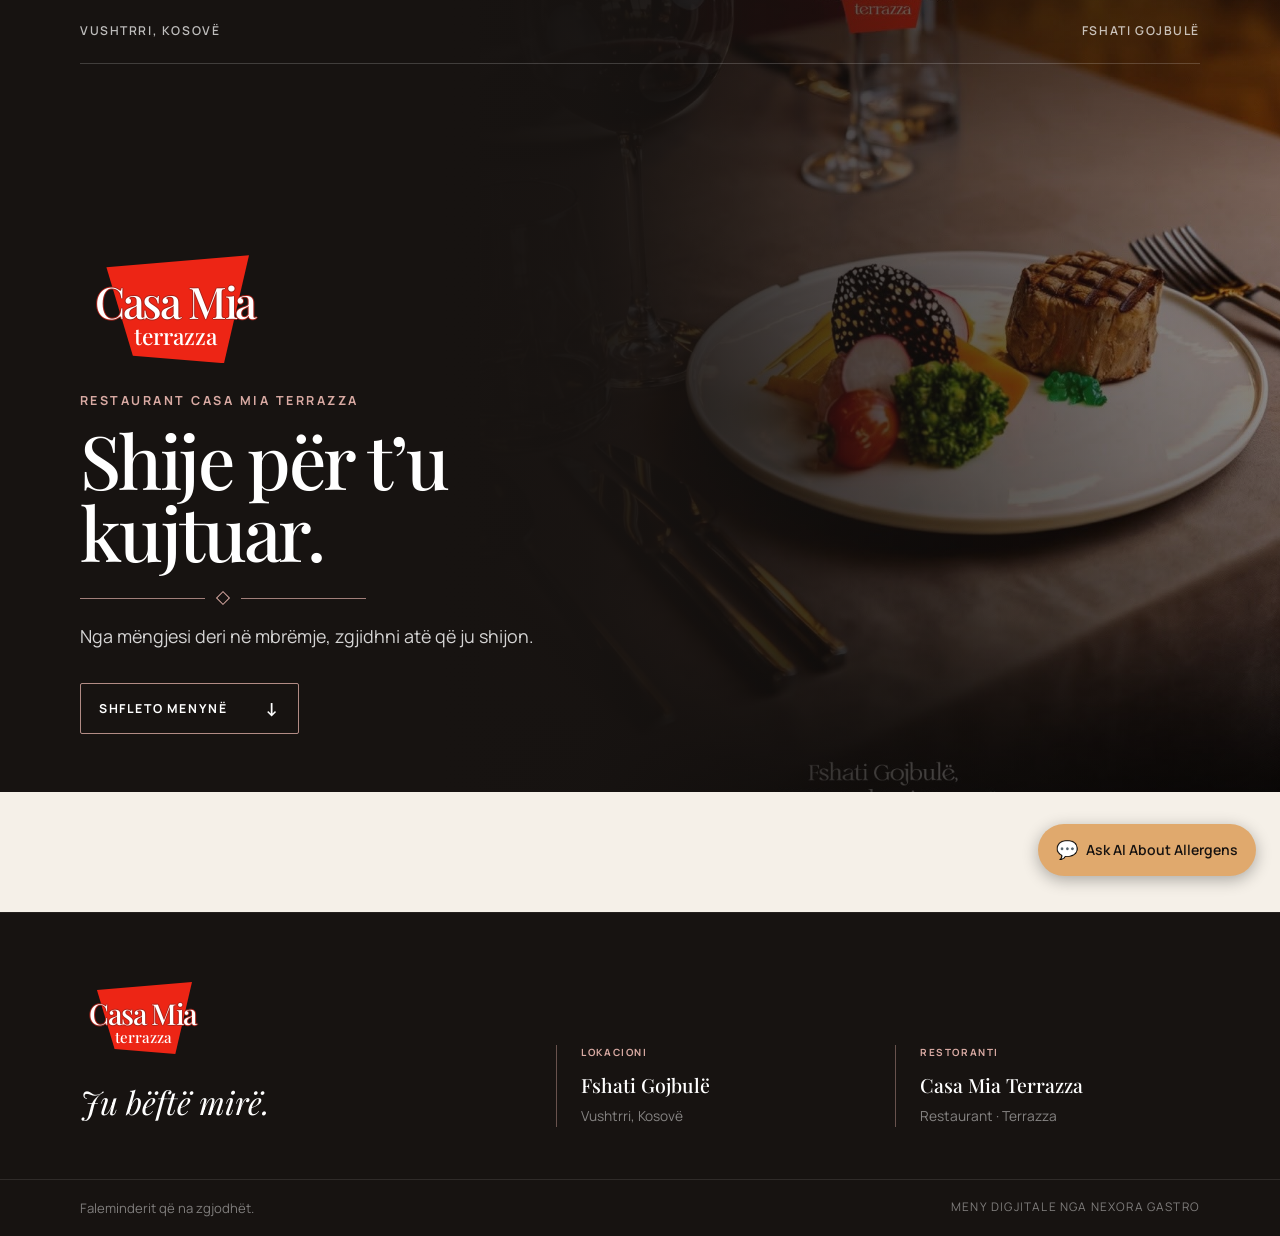
<file: index.html>
<!DOCTYPE html>
<html lang="sq">
<head>
  <meta charset="UTF-8" />
  <meta name="viewport" content="width=device-width, initial-scale=1.0" />
  <meta name="theme-color" content="#171311" />
  <title>Menyja – Casa Mia Terrazza</title>
  <meta name="description" content="Menyja digjitale e Restaurant Casa Mia Terrazza, Fshati Gojbulë." />
  <link rel="preconnect" href="https://fonts.googleapis.com" />
  <link rel="preconnect" href="https://fonts.gstatic.com" crossorigin />
  <link href="https://fonts.googleapis.com/css2?family=Manrope:wght@400;500;600;700&family=Playfair+Display:ital,wght@0,500;0,600;1,500&display=swap" rel="stylesheet" />
  <link rel="stylesheet" href="client/style.css?v=premium-3-25" />
</head>
<body>
  <header class="hero" aria-label="Restaurant Casa Mia Terrazza">
    <div class="hero__media" aria-hidden="true"></div>
    <div class="hero__veil" aria-hidden="true"></div>

    <div class="hero__topbar">
      <span class="hero__location">Vushtrri, Kosovë</span>
      <span class="hero__edition">Fshati Gojbulë</span>
    </div>

    <div class="hero__content">
      <div class="brand-lockup brand-lockup--hero" role="img" aria-label="Casa Mia Terrazza">
        <span class="brand-lockup__shape" aria-hidden="true"></span>
        <span class="brand-lockup__name">Casa Mia</span>
        <span class="brand-lockup__sub">terrazza</span>
      </div>

      <p class="hero__eyebrow">Restaurant Casa Mia Terrazza</p>
      <h1>Shije për t’u kujtuar.</h1>
      <div class="hero__rule" aria-hidden="true"><i></i><b></b><i></i></div>
      <p class="hero__intro">Nga mëngjesi deri në mbrëmje, zgjidhni atë që ju shijon.</p>
      <a class="hero__cta" href="#cat-bar">
        <span>Shfleto menynë</span>
        <span class="hero__cta-arrow" aria-hidden="true">↓</span>
      </a>
    </div>
  </header>

  <nav id="cat-bar" class="categories" aria-label="Kategoritë e menysë" hidden></nav>

  <main id="menu-list" class="menu-list" aria-live="polite"></main>

  <footer class="site-footer">
    <div class="site-footer__inner">
      <div class="site-footer__brand">
        <div class="brand-lockup brand-lockup--footer" role="img" aria-label="Casa Mia Terrazza">
          <span class="brand-lockup__shape" aria-hidden="true"></span>
          <span class="brand-lockup__name">Casa Mia</span>
          <span class="brand-lockup__sub">terrazza</span>
        </div>
        <p>Ju bëftë mirë.</p>
      </div>

      <div class="site-footer__details" aria-label="Informacione për restorantin">
        <div class="site-footer__detail">
          <span>Lokacioni</span>
          <strong>Fshati Gojbulë</strong>
          <small>Vushtrri, Kosovë</small>
        </div>
        <div class="site-footer__detail">
          <span>Restoranti</span>
          <strong>Casa Mia Terrazza</strong>
          <small>Restaurant · Terrazza</small>
        </div>
      </div>
    </div>

    <div class="site-footer__bottom">
      <div>
        <span>Faleminderit që na zgjodhët.</span>
        <small>Meny digjitale nga Nexora Gastro</small>
      </div>
    </div>
  </footer>

  <!-- NEXBOT DIGITAL VIRTUAL ASSISTANT CHAT WIDGET -->
  <a href="https://ig.me" target="_blank" class="nexbot-chat-widget" aria-label="Chat with AI Assistant">
    <span class="nexbot-chat-icon">💬</span>
    <span class="nexbot-chat-text">Ask AI About Allergens</span>
  </a>

  <script type="module" src="client/js/app.js?v=premium-3-24"></script>
</body>
</html>
</file>
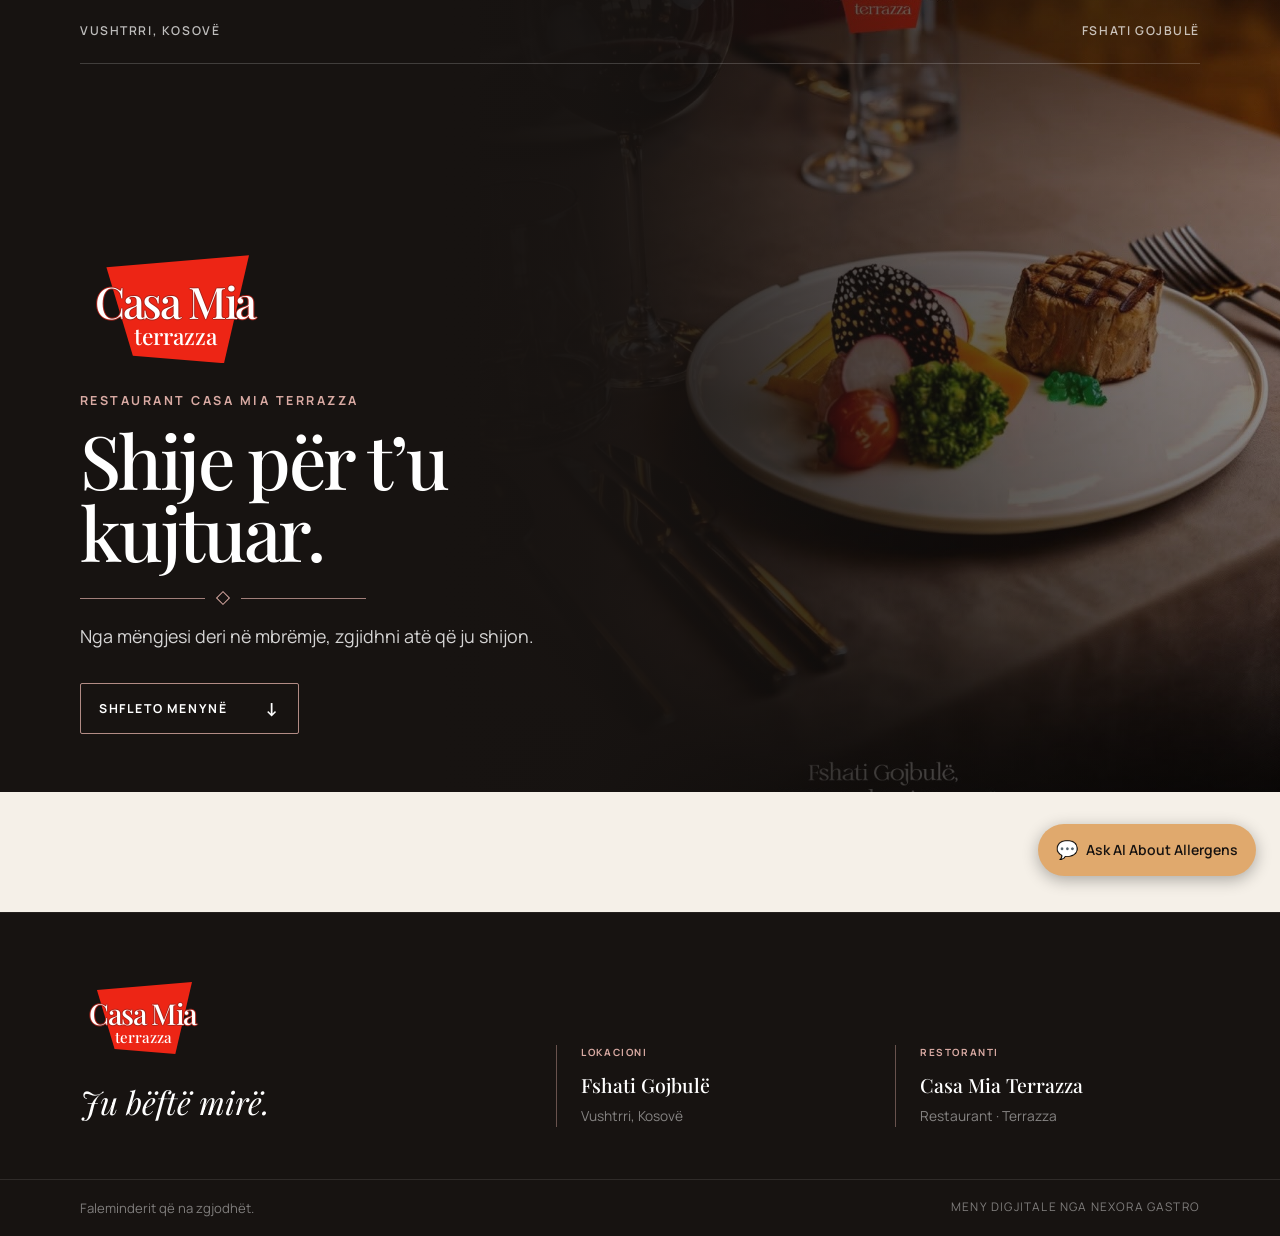
<file: client/index.html>
<!DOCTYPE html>
<html lang="sq">
<head>
  <meta charset="UTF-8" />
  <meta name="viewport" content="width=device-width, initial-scale=1.0" />
  <meta name="theme-color" content="#171311" />
  <title>Menyja – Casa Mia Terrazza</title>
  <meta name="description" content="Menyja digjitale e Restaurant Casa Mia Terrazza, Fshati Gojbulë." />
  <link rel="preconnect" href="https://fonts.googleapis.com" />
  <link rel="preconnect" href="https://fonts.gstatic.com" crossorigin />
  <link href="https://fonts.googleapis.com/css2?family=Manrope:wght@400;500;600;700&family=Playfair+Display:ital,wght@0,500;0,600;1,500&display=swap" rel="stylesheet" />
  <link rel="stylesheet" href="style.css?v=premium-3-25" />
</head>
<body>
  <header class="hero" aria-label="Restaurant Casa Mia Terrazza">
    <div class="hero__media" aria-hidden="true"></div>
    <div class="hero__veil" aria-hidden="true"></div>

    <div class="hero__topbar">
      <span class="hero__location">Vushtrri, Kosovë</span>
      <span class="hero__edition">Fshati Gojbulë</span>
    </div>

    <div class="hero__content">
      <div class="brand-lockup brand-lockup--hero" role="img" aria-label="Casa Mia Terrazza">
        <span class="brand-lockup__shape" aria-hidden="true"></span>
        <span class="brand-lockup__name">Casa Mia</span>
        <span class="brand-lockup__sub">terrazza</span>
      </div>

      <p class="hero__eyebrow">Restaurant Casa Mia Terrazza</p>
      <h1>Shije për t’u kujtuar.</h1>
      <div class="hero__rule" aria-hidden="true"><i></i><b></b><i></i></div>
      <p class="hero__intro">Nga mëngjesi deri në mbrëmje, zgjidhni atë që ju shijon.</p>
      <a class="hero__cta" href="#cat-bar">
        <span>Shfleto menynë</span>
        <span class="hero__cta-arrow" aria-hidden="true">↓</span>
      </a>
    </div>
  </header>

  <nav id="cat-bar" class="categories" aria-label="Kategoritë e menysë" hidden></nav>

  <main id="menu-list" class="menu-list" aria-live="polite"></main>

  <footer class="site-footer">
    <div class="site-footer__inner">
      <div class="site-footer__brand">
        <div class="brand-lockup brand-lockup--footer" role="img" aria-label="Casa Mia Terrazza">
          <span class="brand-lockup__shape" aria-hidden="true"></span>
          <span class="brand-lockup__name">Casa Mia</span>
          <span class="brand-lockup__sub">terrazza</span>
        </div>
        <p>Ju bëftë mirë.</p>
      </div>

      <div class="site-footer__details" aria-label="Informacione për restorantin">
        <div class="site-footer__detail">
          <span>Lokacioni</span>
          <strong>Fshati Gojbulë</strong>
          <small>Vushtrri, Kosovë</small>
        </div>
        <div class="site-footer__detail">
          <span>Restoranti</span>
          <strong>Casa Mia Terrazza</strong>
          <small>Restaurant · Terrazza</small>
        </div>
      </div>
    </div>

    <div class="site-footer__bottom">
      <div>
        <span>Faleminderit që na zgjodhët.</span>
        <small>Meny digjitale nga Nexora Gastro</small>
      </div>
    </div>
  </footer>

  <!-- NEXBOT DIGITAL VIRTUAL ASSISTANT CHAT WIDGET -->
  <a href="https://ig.me" target="_blank" class="nexbot-chat-widget" aria-label="Chat with AI Assistant">
    <span class="nexbot-chat-icon">💬</span>
    <span class="nexbot-chat-text">Ask AI About Allergens</span>
  </a>

  <script type="module" src="js/app.js?v=premium-3-24"></script>
</body>
</html>
</file>
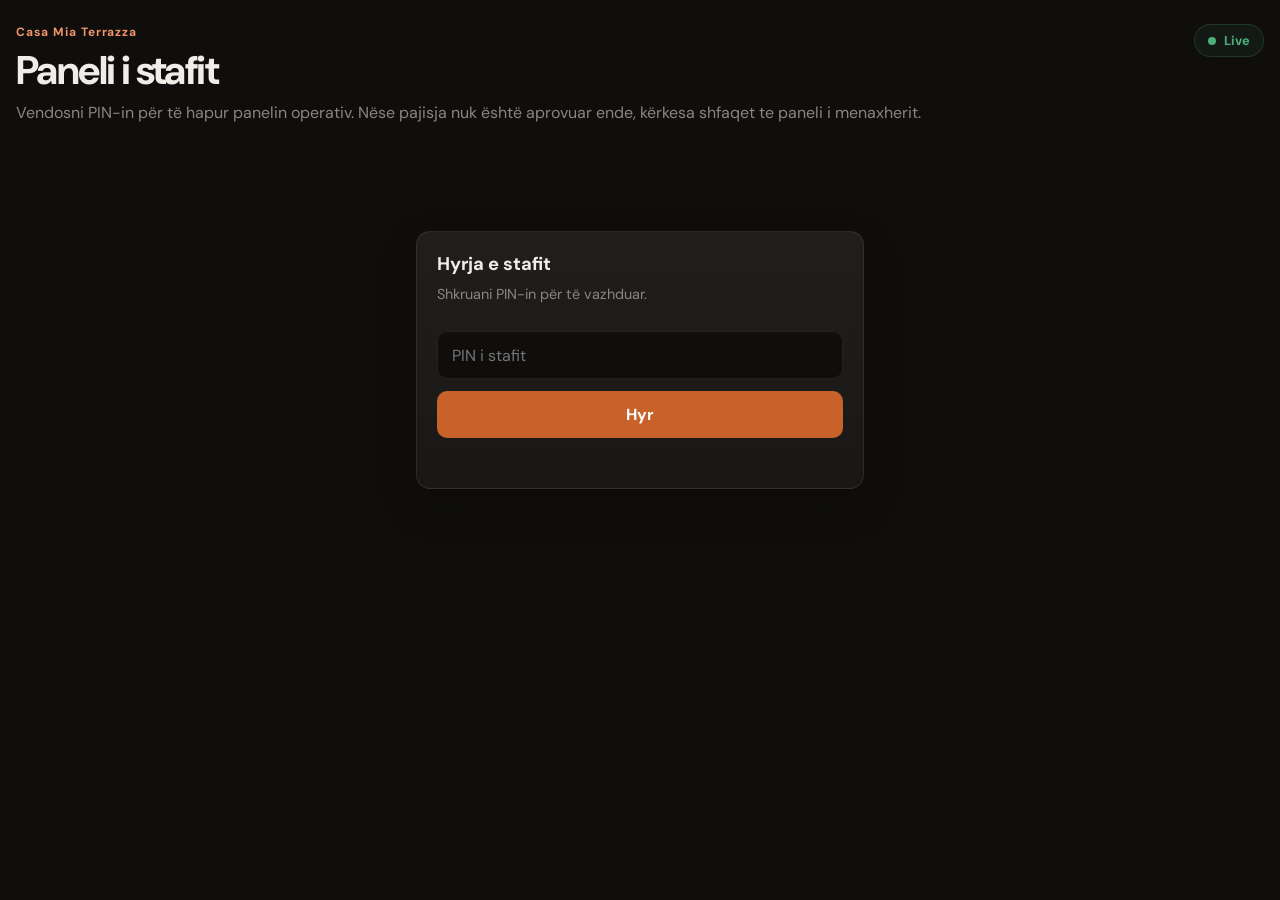
<file: staff/index.html>
<!DOCTYPE html>
<html lang="sq">
<head>
  <meta charset="UTF-8" />
  <meta name="viewport" content="width=device-width, initial-scale=1.0" />
  <title>Stafi – Casa Mia Terrazza</title>
  <link rel="preconnect" href="https://fonts.googleapis.com" />
  <link rel="preconnect" href="https://fonts.gstatic.com" crossorigin />
  <link href="https://fonts.googleapis.com/css2?family=DM+Sans:wght@300;400;500;700&display=swap" rel="stylesheet" />
  <link rel="stylesheet" href="/staff/style.css?v=ng-5-2-16" />
</head>
<body>
  <main class="staff-shell">
    <header class="staff-header">
      <div>
        <p class="eyebrow">Casa Mia Terrazza</p>
        <h1>Paneli i stafit</h1>
        <p class="sub">Vendosni PIN-in për të hapur panelin operativ. Nëse pajisja nuk është aprovuar ende, kërkesa shfaqet te paneli i menaxherit.</p>
      </div>
      <div class="live-pill"><span></span>Live</div>
    </header>

    <section class="login-card" id="login-card">
      <h2>Hyrja e stafit</h2>
      <p>Shkruani PIN-in për të vazhduar.</p>
      <input id="staff-pin-input" type="password" inputmode="numeric" autocomplete="current-password" placeholder="PIN i stafit" />
      <button id="staff-login-btn" type="button">Hyr</button>
      <div class="pending-box" id="pending-box" hidden>
        <strong>Pajisja pret aprovim.</strong>
        <span>Hap panelin e menaxherit → Stafi & Pajisjet → Aprovo këtë pajisje.</span>
      </div>
      <div class="error" id="login-error"></div>
    </section>

    <section class="staff-app" id="staff-app" hidden>
      <div class="toolbar">
        <div id="zone-filter" class="zone-filter"></div>
        <div class="staff-actions">
          <button class="ghost-btn" id="bulk-archive-done-btn" type="button">Arkivo të gatshmet</button>
          <button class="ghost-btn danger" id="bulk-clear-calls-btn" type="button">Mbyll thirrjet</button>
          <button class="ghost-btn" id="logout-btn" type="button">Dil</button>
        </div>
      </div>

      <section class="summary-bar" id="staff-summary" aria-label="Përmbledhje operative"></section>

      <section class="panel">
        <div class="panel-header">
          <h2>Thirrjet</h2>
          <span id="calls-count">0</span>
        </div>
        <div id="calls-container" class="calls-grid"></div>
      </section>

      <section class="panel">
        <div class="panel-header">
          <h2>Porositë</h2>
          <span id="orders-count">0</span>
        </div>
        <div id="orders-container" class="orders-grid"></div>
      </section>
    </section>
  </main>
  <div class="toast" id="toast"></div>
  <script type="module" src="/staff/js/app.js?v=pilot-casa-mia-1"></script>
</body>
</html>
</file>
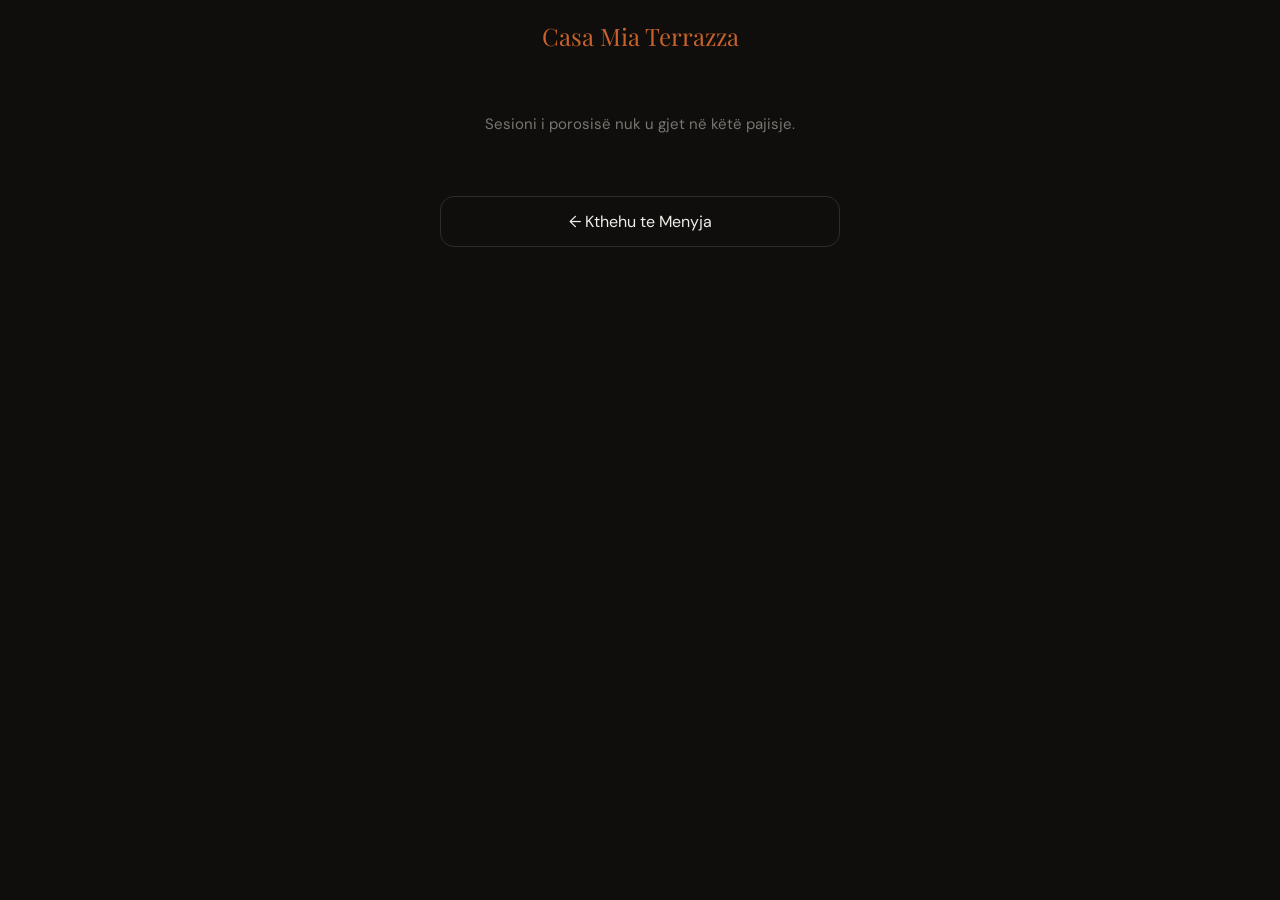
<file: status/index.html>
<!DOCTYPE html>
<html lang="sq">
<head>
  <meta charset="UTF-8" />
  <meta name="viewport" content="width=device-width, initial-scale=1.0" />
  <title>Statusi i Porosisë – Casa Mia Terrazza</title>

  <link
    rel="preconnect"
    href="https://fonts.googleapis.com"
  />
  <link
    rel="preconnect"
    href="https://fonts.gstatic.com"
    crossorigin
  />
  <link
    href="https://fonts.googleapis.com/css2?family=Playfair+Display:wght@700&family=DM+Sans:wght@400;500;700&display=swap"
    rel="stylesheet"
  />

  <link rel="stylesheet" href="style.css?v=ng-5-1-2" />
</head>
<body>
  <div id="waiter-action-row" class="waiter-action-row" hidden>
    <button id="waiter-menu-toggle" class="waiter-btn waiter-btn--main" data-action="toggle-waiter-menu" type="button" aria-expanded="false" aria-controls="waiter-action-menu">
      Kamarier
    </button>
    <div id="waiter-action-menu" class="waiter-action-menu" hidden>
      <button class="waiter-btn waiter-btn--option" data-action="call-waiter" data-call-type="help" type="button">Ndihmë</button>
      <button class="waiter-btn waiter-btn--option waiter-btn--payment" data-action="call-waiter" data-call-type="payment" type="button">Pagesë</button>
    </div>
  </div>

  <header class="page-header">
    <div class="header-logo">Casa Mia Terrazza</div>
  </header>

  <main id="main-content" class="container"></main>

  <button id="btn-back" class="back-btn" type="button">
    ← Kthehu te Menyja
  </button>

  <!-- RRESHTI I SUPABASE U HOQ NGA KETU -->
  <script type="module" src="js/app.js?v=ng-5-1-2"></script>
</body>
</html>
</file>
<file: client/style.css>
*,*::before,*::after{box-sizing:border-box}
:root{
  --bg:#f5f0e8;
  --paper:#fbf8f2;
  --ink:#1b1715;
  --muted:#766c65;
  --accent:#a9231a;
  --accent-dark:#7e1812;
  --line:rgba(46,34,29,.17);
  --dark:#171311;
  --heading:"Playfair Display",serif;
  --body:"Manrope",sans-serif;
  --container:min(100% - 40px,1120px);
}
html{scroll-behavior:smooth;background:var(--bg)}
body{margin:0;background:var(--bg);color:var(--ink);font-family:var(--body);line-height:1.55;-webkit-font-smoothing:antialiased}
button,a{font:inherit}
a{color:inherit}
button{color:inherit}
img{display:block;max-width:100%}
[hidden]{display:none!important}

.hero{position:relative;height:88vh;min-height:640px;max-height:900px;display:flex;align-items:flex-end;overflow:hidden;background:var(--dark);color:#fff}
.hero__media{position:absolute;inset:0 0 0 38%;background:url("assets/food/ushqim-8.jpg") center 72%/cover no-repeat;transform:scale(1.015)}
.hero__veil{position:absolute;inset:0;background:
  linear-gradient(90deg,#171311 0%,#171311 34%,rgba(23,19,17,.97) 46%,rgba(23,19,17,.64) 66%,rgba(23,19,17,.24) 100%),
  linear-gradient(180deg,rgba(0,0,0,.12),rgba(0,0,0,.52))}
.hero__topbar{position:absolute;z-index:2;top:0;left:50%;width:var(--container);transform:translateX(-50%);display:flex;justify-content:space-between;align-items:center;padding:22px 0;border-bottom:1px solid rgba(255,255,255,.18);font-size:.68rem;font-weight:600;letter-spacing:.13em;text-transform:uppercase;color:rgba(255,255,255,.72)}
.hero__content{position:relative;z-index:2;width:var(--container);margin-inline:auto;padding:108px 0 58px}
.hero__eyebrow,.section-kicker{margin:0;color:#d9aaa3;font-size:.78rem;font-weight:700;letter-spacing:.2em;text-transform:uppercase}
.hero h1{max-width:610px;margin:13px 0 0;font-family:var(--heading);font-size:clamp(2.8rem,5.8vw,5.25rem);font-weight:500;line-height:.98;letter-spacing:-.035em}
.hero__rule{display:flex;align-items:center;gap:13px;width:286px;margin:24px 0 0;color:#d9aaa3}
.hero__rule i{display:block;flex:1;height:1px;background:currentColor;opacity:.72}
.hero__rule b{display:block;width:10px;height:10px;border:1px solid currentColor;transform:rotate(45deg)}
.hero__intro{max-width:500px;margin:20px 0 0;color:rgba(255,255,255,.82);font-size:1.08rem}
.hero__cta{display:inline-flex;align-items:center;justify-content:space-between;gap:38px;min-width:218px;margin-top:32px;padding:15px 18px;border:1px solid rgba(217,170,163,.8);border-radius:2px;color:#fff;font-size:.77rem;font-weight:700;letter-spacing:.13em;text-decoration:none;text-transform:uppercase;transition:background .25s ease,border-color .25s ease,transform .18s ease,color .25s ease}
.hero__cta-arrow{font-size:1.15rem;line-height:1;transition:transform .25s ease}
.hero__cta:hover{background:#fff;border-color:#fff;color:var(--dark)}
.hero__cta:hover .hero__cta-arrow{transform:translateX(4px)}
.hero__cta:focus-visible{outline:2px solid #fff;outline-offset:6px}
.hero__cta:active{transform:translateY(2px)}

.brand-lockup{position:relative;display:block;width:190px;height:114px;color:#fff;isolation:isolate}
.brand-lockup__shape{position:absolute;z-index:-1;inset:2px 21px 4px 22px;background:#ed2515;clip-path:polygon(3% 11%,100% 0,83% 100%,21% 93%);box-shadow:0 16px 35px rgba(0,0,0,.24)}
.brand-lockup__name{position:absolute;top:27px;left:0;width:100%;font-family:var(--heading);font-size:2.72rem;font-weight:500;line-height:1;letter-spacing:-.055em;text-align:center;white-space:nowrap;text-shadow:-1px 0 #a9231a,0 1px #a9231a,1px 0 #a9231a,0 -1px #a9231a}
.brand-lockup__sub{position:absolute;top:72px;left:0;width:100%;font-family:var(--heading);font-size:1.42rem;font-weight:500;line-height:1;text-align:center}
.brand-lockup--hero{margin:0 0 24px}

.menu-intro{width:var(--container);display:grid;grid-template-columns:minmax(0,1.3fr) minmax(260px,.7fr);gap:56px;align-items:end;padding:48px 0 34px}
.menu-intro h2{max-width:690px;margin:9px 0 0;font-family:var(--heading);font-size:clamp(2.15rem,4.4vw,3.65rem);font-weight:500;line-height:1.04;letter-spacing:-.025em}
.menu-intro>p{margin:0 0 3px;color:var(--muted);font-size:.88rem;line-height:1.65}
.section-kicker{color:var(--accent)}

.categories{position:sticky;top:0;z-index:30;display:flex;gap:26px;overflow-x:auto;padding:0 max(20px,calc((100% - 1120px)/2 - 48px));background:rgba(245,240,232,.94);border-top:1px solid var(--line);border-bottom:1px solid var(--line);backdrop-filter:blur(16px);scrollbar-width:none}
.categories::after{content:"";position:sticky;right:-1px;flex:0 0 34px;background:linear-gradient(90deg,transparent,var(--bg));pointer-events:none}
.categories::-webkit-scrollbar{display:none}
.category-btn{position:relative;flex:0 0 auto;padding:20px 0 18px;border:0;background:none;color:#756b65;font-size:.74rem;font-weight:700;letter-spacing:.11em;text-transform:uppercase;white-space:nowrap;cursor:pointer;transition:color .2s ease}
.category-btn::after{content:"";position:absolute;left:0;right:100%;bottom:-1px;height:2px;background:var(--accent);transition:right .22s ease}
.category-btn:hover{color:var(--ink)}
.category-btn.active{color:var(--ink)}
.category-btn.active::after{right:0}

.menu-list{width:var(--container);margin:0 auto;padding:10px 0 110px;transform:translateX(-48px)}
.menu-section{display:grid;grid-template-columns:245px minmax(0,1fr);gap:72px;padding:68px 0;border-bottom:1px solid var(--line)}
.menu-section:last-child{border-bottom:0}
.menu-section__header{align-self:start}
.menu-section__header::before{content:"";display:block;width:28px;height:1px;margin-bottom:20px;background:var(--accent)}
.menu-section__header h2{margin:0;font-family:var(--heading);font-size:2.25rem;font-weight:500;line-height:1.06;letter-spacing:-.02em}
.menu-section__header p{max-width:220px;margin:14px 0 0;color:var(--muted);font-size:.76rem;line-height:1.65}
.items-list{display:grid}
.menu-item{padding:0 0 24px;margin:0 0 24px;border-bottom:1px solid rgba(46,34,29,.11)}

.menu-item__body{min-width:0}
.menu-item--featured{overflow:hidden;padding:0;margin-bottom:34px;border:1px solid rgba(46,34,29,.11);border-radius:10px;background:#fff;box-shadow:0 14px 34px rgba(46,34,29,.07)}
.menu-item--featured .menu-item__media{position:relative;aspect-ratio:16/9;overflow:hidden;background:#e7ddd5}
.menu-item--featured .menu-item__media img{display:block;width:100%;height:100%;object-fit:cover;object-position:center;transition:transform .45s ease}
.menu-item--featured:hover .menu-item__media img{transform:scale(1.018)}
.menu-item--featured .menu-item__body{padding:20px 22px 22px}
.menu-item--featured .menu-item__copy p{max-width:100%}
.menu-item:last-child{margin-bottom:0;padding-bottom:0;border-bottom:0}
.menu-item__heading{display:grid;grid-template-columns:auto minmax(18px,1fr) auto;gap:14px;align-items:end}
.menu-item__copy h3{margin:0;font-size:.94rem;font-weight:650;letter-spacing:.005em}
.menu-item__leader{border-bottom:1px dotted rgba(46,34,29,.27);transform:translateY(-5px)}
.menu-item__copy p{max-width:630px;margin:7px 0 0;color:var(--muted);font-size:.77rem;line-height:1.55}
.menu-item__price{color:var(--accent-dark);font-family:var(--heading);font-size:1.02rem;font-weight:600;white-space:nowrap}

.menu-state{margin:58px 0;padding:70px 24px;text-align:center;border-top:1px solid var(--line);border-bottom:1px solid var(--line)}
.menu-state__mark{color:var(--accent);font-size:.65rem;font-weight:800;letter-spacing:.18em;text-transform:uppercase}
.menu-state h2{margin:12px 0 0;font-family:var(--heading);font-size:2rem;font-weight:500}
.menu-state p{color:var(--muted)}
.menu-skeleton{display:grid;gap:14px;max-width:470px;margin:30px auto 0}
.menu-skeleton i{height:54px;background:linear-gradient(90deg,#ebe3da,#faf7f1,#ebe3da);background-size:200% 100%;animation:pulse 1.3s infinite}
.retry-button{border:0;border-bottom:1px solid var(--accent);background:none;color:var(--accent);padding:9px 0;font-weight:700;cursor:pointer}

.site-footer{background:var(--dark);color:#fff;border-top:1px solid rgba(255,255,255,.06)}
.site-footer__inner{width:var(--container);margin-inline:auto;display:grid;grid-template-columns:minmax(240px,.75fr) minmax(420px,1.25fr);gap:90px;align-items:end;padding:68px 0 52px}
.brand-lockup--footer{width:126px;height:76px;margin-bottom:20px}
.brand-lockup--footer .brand-lockup__shape{inset:1px 14px 3px 14px}
.brand-lockup--footer .brand-lockup__name{top:18px;font-size:1.8rem}
.brand-lockup--footer .brand-lockup__sub{top:49px;font-size:.94rem}
.site-footer__brand p{margin:0;font-family:var(--heading);font-size:2rem;font-style:italic}
.site-footer__details{display:grid;grid-template-columns:repeat(2,minmax(0,1fr));gap:34px}
.site-footer__detail{padding-left:24px;border-left:1px solid rgba(217,170,163,.42)}
.site-footer__detail span{display:block;margin-bottom:10px;color:#d9aaa3;font-size:.62rem;font-weight:700;letter-spacing:.16em;text-transform:uppercase}
.site-footer__detail strong{display:block;font-family:var(--heading);font-size:1.22rem;font-weight:500}
.site-footer__detail small{display:block;margin-top:5px;color:rgba(255,255,255,.48);font-size:.72rem}
.site-footer__bottom{border-top:1px solid rgba(255,255,255,.1)}
.site-footer__bottom>div{width:var(--container);margin-inline:auto;display:flex;justify-content:space-between;gap:24px;padding:18px 0;color:rgba(255,255,255,.45);font-size:.68rem}
.site-footer__bottom small{font-size:.6rem;letter-spacing:.1em;text-transform:uppercase}

.reveal{opacity:0;transform:translateY(16px);transition:opacity .55s ease,transform .55s ease}
.reveal.is-visible{opacity:1;transform:none}
@keyframes pulse{0%{background-position:200% 0}100%{background-position:-200% 0}}

.nexbot-chat-widget {
      position: fixed;
      bottom: 24px;
      right: 24px;
      background-color: #e0a96d; /* Premium gold/bronze color matching the Casa Mia palette */
      color: #171311; /* Dark shade for high contrast readability */
      text-decoration: none;
      padding: 12px 18px;
      border-radius: 30px;
      font-family: 'Manrope', sans-serif;
      font-weight: 600;
      font-size: 14px;
      display: flex;
      align-items: center;
      gap: 8px;
      box-shadow: 0 4px 16px rgba(0, 0, 0, 0.3);
      z-index: 9999;
      transition: transform 0.2s ease, background-color 0.2s ease;
    }
    .nexbot-chat-widget:hover {
      transform: scale(1.05);
      background-color: #f0be85;
    }
    .nexbot-chat-icon {
      font-size: 18px;
    }
    /* Responsive design for smaller mobile screens */
    @media (max-width: 480px) {
      .nexbot-chat-text {
        display: none;
      }
      .nexbot-chat-widget {
        padding: 12px;
        border-radius: 50%;
        bottom: 16px;
        right: 16px;
      }
    }

@media (max-width:900px){
  .menu-list{transform:none}
  .categories{padding-left:max(16px,calc((100% - 760px)/2));padding-right:max(16px,calc((100% - 760px)/2))}
  :root{--container:min(100% - 32px,760px)}
  .hero{height:86vh;min-height:600px;max-height:820px}
  .hero__media{inset:0;background-position:center 69%}
  .hero__veil{background:linear-gradient(90deg,rgba(23,19,17,.94) 0%,rgba(23,19,17,.76) 50%,rgba(23,19,17,.34) 100%),linear-gradient(180deg,rgba(0,0,0,.16),rgba(0,0,0,.58))}
  .menu-section{grid-template-columns:190px minmax(0,1fr);gap:46px}
  .site-footer__inner{grid-template-columns:220px minmax(0,1fr);gap:54px}
}

@media (max-width:640px){
  .menu-item--featured{margin-bottom:26px;border-radius:8px;box-shadow:0 10px 26px rgba(46,34,29,.065)}
  .menu-item--featured .menu-item__media{aspect-ratio:16/10}
  .menu-item--featured .menu-item__body{padding:17px 16px 18px}

  :root{--container:min(100% - 28px,560px)}
  .hero{height:86svh;min-height:590px;max-height:760px;align-items:flex-end}
  .hero__media{inset:0;background-image:url("assets/food/ushqim-8-mobile.jpg");background-position:56% 50%;transform:scale(1.01)}
  .hero__veil{background:linear-gradient(180deg,rgba(23,19,17,.22) 0%,rgba(23,19,17,.52) 42%,rgba(23,19,17,.97) 100%)}
  .hero__topbar{padding:17px 0;font-size:.57rem}
  .hero__edition{display:none}
  .hero__content{padding:102px 0 42px}
  .brand-lockup--hero{width:146px;height:88px;margin-bottom:27px}
  .brand-lockup--hero .brand-lockup__shape{inset:2px 17px 4px}
  .brand-lockup--hero .brand-lockup__name{top:22px;font-size:2.08rem}
  .brand-lockup--hero .brand-lockup__sub{top:57px;font-size:1.08rem}
  .hero h1{max-width:320px;margin-top:16px;font-size:2.55rem;line-height:1.01}
  .hero__rule{width:210px;margin-top:24px}
  .hero__intro{max-width:330px;margin-top:21px;font-size:.92rem;line-height:1.65}
  .hero__cta{min-width:218px;margin-top:30px;padding:14px 16px;font-size:.68rem}
  .categories{gap:22px;padding-left:14px;padding-right:0}
  .category-btn{padding:17px 0 15px;font-size:.66rem}
  .menu-list{padding-bottom:78px}
  .menu-section{display:block;padding:46px 0}
  .menu-section__header{margin-bottom:30px}
  .menu-section__header::before{margin-bottom:15px}
  .menu-section__header h2{font-size:2rem}
  .menu-section__header p{max-width:100%;margin-top:10px}
  .menu-item{padding-bottom:20px;margin-bottom:20px}
  .menu-item__heading{gap:10px}
  .menu-item__copy h3{font-size:.88rem}
  .menu-item__copy p{font-size:.72rem}
  .menu-item__price{font-size:.94rem}
  .site-footer__inner{display:block;padding:50px 0 38px}
  .site-footer__details{margin-top:36px;padding-top:30px;border-top:1px solid rgba(255,255,255,.1)}
  .site-footer__detail{padding-left:17px}
  .site-footer__bottom>div{display:block;padding:16px 0}
  .site-footer__bottom small{display:block;margin-top:5px}
}

@media (max-width:380px){
  .hero h1{font-size:2.55rem}
  .menu-item__heading{grid-template-columns:minmax(0,1fr) auto}
  .menu-item__leader{display:none}
}

@media (prefers-reduced-motion:reduce){
  html{scroll-behavior:auto}
  .hero__cta,.hero__cta-arrow,.category-btn,.category-btn::after,.reveal{transition:none}
  .menu-skeleton i{animation:none}
  .reveal{opacity:1;transform:none}
}

/* v3.10 — mobile hero rhythm and cleanup */
@media (max-width:640px){
  .hero{
    height:92svh;
    min-height:680px;
    max-height:820px;
  }
  .hero__media{
    background-image:url("assets/food/ushqim-8-mobile-clean.jpg");
    background-position:58% 48%;
    transform:scale(1.015);
  }
  .hero__veil{
    background:linear-gradient(180deg,rgba(23,19,17,.18) 0%,rgba(23,19,17,.42) 38%,rgba(23,19,17,.96) 82%,#171311 100%);
  }
  .hero__content{
    padding:92px 0 54px;
  }
  .brand-lockup--hero{
    width:140px;
    height:84px;
    margin-bottom:22px;
  }
  .brand-lockup--hero .brand-lockup__name{top:21px;font-size:1.98rem}
  .brand-lockup--hero .brand-lockup__sub{top:55px;font-size:1.03rem}
  .hero__eyebrow{font-size:.67rem;letter-spacing:.17em}
  .hero h1{
    max-width:285px;
    margin-top:13px;
    font-size:2.22rem;
    line-height:1.02;
  }
  .hero__rule{
    width:190px;
    margin-top:20px;
  }
  .hero__intro{
    max-width:310px;
    margin-top:18px;
    font-size:.9rem;
    line-height:1.58;
  }
  .hero__cta{
    min-width:206px;
    margin-top:24px;
    padding:13px 15px;
  }
}

@media (max-width:380px){
  .hero{min-height:660px}
  .hero h1{font-size:2.15rem}
}

/* v3.11 — centered mobile hero composition
   Scope is deliberately mobile-only. Desktop/tablet retain the editorial left alignment. */
@media (max-width:640px){
  .hero__content{
    text-align:center;
  }
  .brand-lockup--hero{
    margin-left:auto;
    margin-right:auto;
  }
  .hero__eyebrow,
  .hero h1,
  .hero__intro{
    margin-left:auto;
    margin-right:auto;
  }
  .hero__rule{
    margin-left:auto;
    margin-right:auto;
  }
  .hero__cta{
    margin-left:auto;
    margin-right:auto;
  }
}

/* v3.14 — senior mobile hero composition
   Mobile-only layout. Uses a spacing scale in rem/clamp and avoids arbitrary transforms.
   Desktop/tablet remain unchanged. */
@media (max-width:640px){
  .hero{
    height:92svh;
    min-height:42.5rem;
    max-height:51.25rem;
  }

  .hero__content{
    height:100%;
    padding-block:clamp(5.5rem,13svh,6.75rem) 2.625rem;
    display:flex;
    flex-direction:column;
    align-items:center;
    justify-content:flex-start;
    text-align:center;
    transform:none;
  }

  .brand-lockup--hero{
    flex:0 0 auto;
    margin:0 0 2.75rem;
  }

  .hero__eyebrow{
    margin:0 0 .875rem;
  }

  .hero h1{
    margin:0;
  }

  .hero__rule{
    margin-top:1.5rem;
  }

  .hero__intro{
    margin-top:1.5rem;
  }

  .hero__cta{
    margin-top:auto;
    margin-inline:auto;
    margin-bottom:0;
  }
}

@media (max-width:380px){
  .hero{
    min-height:41.25rem;
  }

  .hero__content{
    padding-block:5.125rem 2.25rem;
  }

  .brand-lockup--hero{
    margin-bottom:2.375rem;
  }
}

/* v3.15 — mobile text-legibility layer
   Adds contrast locally around the centered content instead of darkening the full image. */
@media (max-width:640px){
  .hero__veil{
    background:
      radial-gradient(
        ellipse 72% 54% at 50% 57%,
        rgba(16,12,10,.86) 0%,
        rgba(16,12,10,.70) 38%,
        rgba(16,12,10,.28) 68%,
        rgba(16,12,10,0) 100%
      ),
      linear-gradient(
        180deg,
        rgba(18,14,12,.22) 0%,
        rgba(18,14,12,.40) 30%,
        rgba(18,14,12,.64) 62%,
        rgba(18,14,12,.94) 84%,
        #171311 100%
      );
  }

  .hero h1,
  .hero__eyebrow,
  .hero__intro,
  .brand-lockup--hero{
    text-shadow:0 .125rem .9375rem rgba(0,0,0,.58);
  }

  .hero__cta{
    background:rgba(23,19,17,.24);
    backdrop-filter:blur(.1875rem);
  }
}

/* v3.22 — desktop menu card composition
   Keep the single-column mobile experience, but prevent photo cards from
   becoming oversized on wide screens. */
@media (min-width:901px){
  .items-list{
    grid-template-columns:repeat(2,minmax(0,1fr));
    column-gap:24px;
    row-gap:28px;
    align-items:start;
  }

  .menu-item--featured{
    margin:0;
    min-width:0;
  }

  .menu-item--featured .menu-item__body{
    padding:17px 18px 19px;
  }

  .menu-item:not(.menu-item--featured){
    grid-column:1 / -1;
    margin-bottom:0;
  }
}

/* v3.23 — mobile hero breathing room
   Keep the restaurant label anchored in the upper plate area, let the supporting
   sentence settle toward the lower edge of the plate, and lift the CTA only
   slightly without changing its size or visual treatment. */
@media (max-width:640px){
  .hero__eyebrow{
    margin-bottom:.875rem;
  }

  .hero__intro{
    margin-top:clamp(2.5rem,6.5svh,3.5rem);
  }

  .hero__cta{
    margin-bottom:clamp(.75rem,2svh,1rem);
  }
}

/* v3.24 — location balance, CTA position, and supporting-copy readability */
/* Supporting copy gets a modest type increase without changing headings or prices. */
.hero__intro{font-size:1.12rem}
.menu-section__header p{font-size:.82rem}
.menu-item__copy p{font-size:.82rem;line-height:1.6}
.site-footer__detail small{font-size:.78rem}
.site-footer__bottom>div{font-size:.74rem}
.site-footer__bottom small{font-size:.66rem}

@media (max-width:900px){
  .menu-section__header p{font-size:.78rem}
  .menu-item__copy p{font-size:.78rem}
}

@media (max-width:640px){
  /* Keep both location anchors visible on mobile: city left, village right. */
  .hero__edition{display:inline}
  .hero__topbar{gap:1rem}
  .hero__location,.hero__edition{white-space:nowrap; text-shadow: 0 1px 3px rgba(0, 0, 0, 0.95),    0 2px 8px rgba(0, 0, 0, 0.80),    0 0 14px rgba(0, 0, 0, 0.60)}

  .hero__intro{font-size:.96rem;line-height:1.62}

  /* Lift only the CTA; preserve the rest of the approved mobile composition. */
  .hero__cta{
    position:relative;
    top:-1rem;
    margin-bottom:0;
  }

  .menu-section__header p{font-size:.8rem}
  .menu-item__copy p{font-size:.8rem;line-height:1.62}
  .site-footer__detail small{font-size:.78rem}
  .site-footer__bottom>div{font-size:.75rem;line-height:1.55}
  .site-footer__bottom small{font-size:.67rem}
}

@media (max-width:380px){
  .hero__topbar{font-size:.53rem;letter-spacing:.1em}
}

/* v3.25 — stronger small-copy readability + clearly lifted mobile CTA */
.hero__topbar{font-size:.76rem}
.site-footer__detail small{font-size:.86rem}
.site-footer__bottom>div{font-size:.82rem}
.site-footer__bottom small{font-size:.74rem}

@media (max-width:640px){
  .hero__topbar{font-size:.62rem;letter-spacing:.11em}
  .hero__cta{top:-2.5rem}
  .site-footer__detail small{font-size:.84rem}
  .site-footer__bottom>div{font-size:.82rem;line-height:1.55}
  .site-footer__bottom small{font-size:.74rem}
}

@media (max-width:380px){
  .hero__topbar{font-size:.58rem;letter-spacing:.09em}
}
</file>
<file: staff/style.css>
:root {
  --bg: #0f0e0c;
  --surface: #1a1917;
  --surface-2: #242220;
  --border: rgba(255, 255, 255, 0.08);
  --text: #f0ede8;
  --muted: #8b8580;
  --accent: #c8622a;
  --accent-soft: #f0956a;
  --green: #4caf7d;
  --yellow: #e8b84b;
  --red: #d95f5f;
  --green-rgb: 76, 175, 125;
  --yellow-rgb: 232, 184, 75;
  --red-rgb: 217, 95, 95;
  --radius: 0.875rem;
  --shadow: 0 1rem 2.5rem rgba(0, 0, 0, 0.18);
}

* { box-sizing: border-box; margin: 0; padding: 0; }
body { min-height: 100vh; background: var(--bg); color: var(--text); font-family: "DM Sans", sans-serif; -webkit-font-smoothing: antialiased; }
button, input { font: inherit; }
button { cursor: pointer; }
[hidden] { display: none !important; }

.staff-shell { width: min(80rem, calc(100% - 2rem)); margin: 0 auto; padding: 1.5rem 0 3rem; }
.staff-header { display: flex; align-items: flex-start; justify-content: space-between; gap: 1rem; margin-bottom: 1.5rem; }
.eyebrow { color: var(--accent-soft); font-size: 0.75rem; font-weight: 700; letter-spacing: 0.08em; text-transform: none; }
h1 { margin-top: 0.25rem; font-size: clamp(1.75rem, 4vw, 2.5rem); letter-spacing: -0.04em; }
.sub { margin-top: 0.35rem; color: var(--muted); }
.live-pill { display: inline-flex; align-items: center; gap: 0.5rem; border: 1px solid rgba(76, 175, 125, 0.2); border-radius: 999px; background: rgba(76, 175, 125, 0.08); color: var(--green); padding: 0.45rem 0.8rem; font-size: 0.8rem; font-weight: 700; }
.live-pill span { width: 0.5rem; height: 0.5rem; border-radius: 50%; background: var(--green); }

.login-card, .panel { border: 1px solid var(--border); border-radius: var(--radius); background: linear-gradient(180deg, rgba(36,34,32,0.85), rgba(26,25,23,0.96)); box-shadow: var(--shadow); }
.login-card { max-width: 28rem; padding: 1.25rem; margin: clamp(2rem, 12vh, 7rem) auto 0; }
.login-card h2 { font-size: 1.15rem; }
.login-card p { margin: 0.5rem 0 1rem; color: var(--muted); font-size: 0.9rem; line-height: 1.45; }
.login-card input { width: 100%; margin-top: 0.65rem; border: 1px solid var(--border); border-radius: 0.625rem; background: var(--bg); color: var(--text); padding: 0.8rem 0.9rem; outline: none; }
.login-card input:focus { border-color: rgba(200, 98, 42, 0.65); }
.login-card button { width: 100%; margin-top: 0.75rem; border: none; border-radius: 0.625rem; background: var(--accent); color: white; padding: 0.8rem 0.9rem; font-weight: 700; }
.pending-box { margin-top: 0.85rem; border: 1px solid rgba(232,184,75,0.25); border-radius: 0.75rem; background: rgba(232,184,75,0.08); color: var(--yellow); padding: 0.85rem; font-size: 0.9rem; }
.pending-box span { display: block; margin-top: 0.25rem; color: var(--muted); }
.error { min-height: 1.25rem; margin-top: 0.65rem; color: var(--red); font-size: 0.85rem; }

.toolbar { display: flex; align-items: center; justify-content: space-between; gap: 1rem; margin-bottom: 1rem; }
.staff-actions { display: flex; align-items: center; justify-content: flex-end; flex-wrap: wrap; gap: 0.55rem; }
.zone-filter { display: flex; flex-wrap: wrap; gap: 0.6rem; }
.zone-chip { display: inline-flex; align-items: center; gap: 0.65rem; border: 1px solid var(--border); border-radius: 999px; background: var(--surface); color: var(--muted); padding: 0.55rem 0.75rem; transition: 0.18s ease; }
.zone-chip small { color: var(--muted); font-size: 0.72rem; font-weight: 700; }
.zone-chip strong { min-width: 1.5rem; border-radius: 999px; background: rgba(255,255,255,0.06); color: var(--text); padding: 0.15rem 0.45rem; font-size: 0.75rem; text-align: center; }
.zone-chip.active, .zone-chip:hover { border-color: rgba(200, 98, 42, 0.55); color: var(--text); background: rgba(200, 98, 42, 0.1); }
.ghost-btn { border: 1px solid var(--border); border-radius: 999px; background: transparent; color: var(--muted); padding: 0.55rem 0.8rem; }
.ghost-btn:hover:not(:disabled) { color: var(--text); border-color: rgba(255,255,255,0.18); }
.ghost-btn.danger { color: rgba(217,95,95,0.95); border-color: rgba(217,95,95,0.25); }
.ghost-btn:disabled { cursor: not-allowed; opacity: 0.45; }
body.is-staff-mode .staff-actions .ghost-btn { padding: 0.48rem 0.72rem; font-size: 0.8rem; opacity: 0.82; }
body.is-staff-mode .staff-actions .ghost-btn:hover:not(:disabled) { opacity: 1; }
body.is-staff-mode .staff-header { align-items: center; }
body.is-staff-mode .staff-header .sub { max-width: 34rem; }

.summary-bar { display: grid; grid-template-columns: repeat(4, minmax(0, 1fr)); gap: 0.75rem; margin: 0 0 1rem; }
.summary-card { border: 1px solid var(--border); border-radius: 0.8rem; background: linear-gradient(180deg, rgba(36,34,32,0.88), rgba(26,25,23,0.96)); padding: 0.85rem 0.9rem; box-shadow: 0 0.65rem 1.35rem rgba(0,0,0,0.10); }
.summary-card span { display: block; color: var(--muted); font-size: 0.76rem; font-weight: 700; letter-spacing: 0.02em; }
.summary-card strong { display: block; margin-top: 0.2rem; color: var(--text); font-size: 1.55rem; line-height: 1; letter-spacing: -0.04em; }
.summary-card--danger { border-color: rgba(var(--red-rgb),0.22); }
.summary-card--warning { border-color: rgba(var(--yellow-rgb),0.22); }
.summary-card--success { border-color: rgba(var(--green-rgb),0.22); }
.summary-card--accent { border-color: rgba(200,98,42,0.26); }

.panel { margin-top: 1rem; padding: 1rem; }
.panel-header { display: flex; align-items: center; justify-content: space-between; margin-bottom: 1rem; }
.panel-header h2 { font-size: 1.05rem; }
.panel-header span { border-radius: 999px; background: rgba(255,255,255,0.06); color: var(--muted); padding: 0.25rem 0.65rem; font-weight: 700; }
.calls-grid { display: grid; grid-template-columns: repeat(auto-fill, minmax(18rem, 1fr)); gap: 0.85rem; }
.orders-grid {
  --order-card-gap: 0.9375rem;
  display: grid;
  grid-template-columns: repeat(var(--order-grid-columns, 1), minmax(0, 1fr));
  gap: var(--order-card-gap);
  align-items: start;
}
.orders-grid-column {
  display: flex;
  min-width: 0;
  flex-direction: column;
  gap: var(--order-card-gap);
}
.orders-grid > .empty { grid-column: 1 / -1; }
.empty { grid-column: 1 / -1; color: var(--muted); padding: 1.25rem; text-align: center; }

.order-card, .call-card { overflow: hidden; border: 1px solid var(--border); border-radius: var(--radius); background: var(--surface); box-shadow: 0 0.75rem 1.75rem rgba(0,0,0,0.12); }
.order-card.status-new { border-color: rgba(var(--red-rgb),0.30); background: linear-gradient(180deg, rgba(var(--red-rgb),0.08), rgba(26,25,23,0.96)); box-shadow: inset 0 0.1875rem 0 rgba(var(--red-rgb),0.42), 0 0.75rem 1.75rem rgba(0,0,0,0.12); }
.order-card.status-preparing { border-color: rgba(var(--yellow-rgb),0.28); background: linear-gradient(180deg, rgba(var(--yellow-rgb),0.08), rgba(26,25,23,0.96)); box-shadow: inset 0 0.1875rem 0 rgba(var(--yellow-rgb),0.42), 0 0.75rem 1.75rem rgba(0,0,0,0.12); }
.order-card.status-done { border-color: rgba(var(--green-rgb),0.28); background: linear-gradient(180deg, rgba(var(--green-rgb),0.08), rgba(26,25,23,0.96)); box-shadow: inset 0 0.1875rem 0 rgba(var(--green-rgb),0.42), 0 0.75rem 1.75rem rgba(0,0,0,0.12); }
.order-card header { display: flex; align-items: flex-start; justify-content: space-between; gap: 1rem; border-bottom: 1px solid var(--border); padding: 0.9rem; }
.order-card h3, .call-card h3 { font-size: 1rem; }
.order-card p, .call-card p { margin-top: 0.25rem; color: var(--muted); font-size: 0.82rem; }
.order-card header span { border-radius: 999px; background: rgba(255,255,255,0.05); color: var(--muted); padding: 0.25rem 0.55rem; font-size: 0.7rem; font-weight: 800; text-transform: none; }
.items { display: flex; flex-direction: column; gap: 0.45rem; padding: 0.9rem; }
.items div { display: flex; justify-content: space-between; gap: 0.75rem; color: rgba(240,237,232,0.85); }
.items strong { color: var(--muted); white-space: nowrap; }
.note { margin: 0 0.9rem 0.85rem; border: 1px solid var(--border); border-radius: 0.55rem; background: rgba(255,255,255,0.035); padding: 0.55rem 0.65rem; color: var(--muted); }
.order-card footer { display: flex; align-items: flex-start; justify-content: space-between; gap: 0.75rem; border-top: 1px solid var(--border); padding: 0.85rem 0.9rem; flex-wrap: wrap; }
.order-card footer > strong { color: var(--accent-soft); }
.order-card footer div { display: flex; flex-wrap: wrap; gap: 0.5rem; justify-content: flex-end; }
.order-card button, .small-danger { border: none; border-radius: 0.55rem; background: var(--accent); color: white; padding: 0.5rem 0.75rem; font-size: 0.82rem; font-weight: 700; }
.order-card button.outline, .small-danger { border: 1px solid var(--border); background: transparent; color: var(--text); }
.order-card button.danger, .small-danger { border-color: rgba(217,95,95,0.25); color: rgba(217,95,95,0.95); }
.order-card button.btn-next-preparing { border: 1px solid rgba(var(--yellow-rgb),0.85); background: var(--yellow); color: #1a1917; }
.order-card button.btn-next-done { border: 1px solid rgba(var(--green-rgb),0.85); background: var(--green); color: #0f0e0c; }
.call-card { padding: 0.9rem; }
.call-list { display: flex; flex-wrap: wrap; gap: 0.5rem; margin-top: 0.85rem; padding-top: 0.85rem; border-top: 1px solid var(--border); }
.confirm-overlay { position: fixed; inset: 0; z-index: 50; display: flex; align-items: center; justify-content: center; background: rgba(0,0,0,0.75); padding: 1rem; }
.confirm-box { width: min(100%, 23rem); border: 1px solid var(--border); border-radius: var(--radius); background: var(--surface); box-shadow: var(--shadow); padding: 1.2rem; }
.confirm-box h3 { font-size: 1.05rem; }
.confirm-box p { margin-top: 0.45rem; color: var(--muted); font-size: 0.9rem; line-height: 1.45; }
.confirm-actions { display: flex; justify-content: flex-end; gap: 0.6rem; margin-top: 1rem; }

.toast { position: fixed; right: 1rem; bottom: 1rem; pointer-events: none; opacity: 0; transform: translateY(0.5rem); transition: 0.2s ease; border: 1px solid var(--border); border-radius: var(--radius); background: var(--surface-2); color: var(--text); padding: 0.8rem 1rem; box-shadow: var(--shadow); }
.toast.show { opacity: 1; transform: translateY(0); }
.toast.error { color: var(--red); border-color: rgba(217,95,95,0.35); }

@media (max-width: 48rem) {
  .staff-shell { width: min(100% - 1rem, 80rem); padding-top: 1rem; }
  .staff-header, .toolbar { flex-direction: column; align-items: stretch; }
  .staff-actions { justify-content: stretch; }
  .staff-actions .ghost-btn { flex: 1 1 auto; }
  .summary-bar { grid-template-columns: repeat(2, minmax(0, 1fr)); gap: 0.55rem; }
  .summary-card { padding: 0.75rem; }
  .summary-card strong { font-size: 1.35rem; }
  .orders-grid { grid-template-columns: 1fr; }
  .calls-grid { grid-template-columns: 1fr; }
}


/* v30 staff login + waiter call polish */
body.is-login-mode .staff-shell {
  min-height: 100vh;
  display: flex;
  flex-direction: column;
  align-items: center;
  justify-content: center;
  padding: 1rem;
}
body.is-login-mode .staff-header {
  width: min(100%, 28rem);
  flex-direction: column;
  align-items: center;
  justify-content: center;
  text-align: center;
  margin-bottom: 1rem;
}
body.is-login-mode .live-pill { display: none; }
body.is-login-mode .login-card {
  width: min(100%, 28rem);
  margin: 0;
}

.call-card {
  padding: 0;
  overflow: hidden;
  border: 1px solid var(--border);
  border-radius: var(--radius);
  background: var(--surface);
  box-shadow: 0 0.75rem 1.75rem rgba(0,0,0,0.12);
}
.call-card--new {
  border-color: rgba(var(--red-rgb),0.30);
  background: linear-gradient(180deg, rgba(var(--red-rgb),0.08), rgba(26,25,23,0.96));
  box-shadow: inset 0 0.1875rem 0 rgba(var(--red-rgb),0.42), 0 0.75rem 1.75rem rgba(0,0,0,0.12);
}
.call-card--acknowledged {
  border-color: rgba(var(--yellow-rgb),0.28);
  background: linear-gradient(180deg, rgba(var(--yellow-rgb),0.08), rgba(26,25,23,0.96));
  box-shadow: inset 0 0.1875rem 0 rgba(var(--yellow-rgb),0.42), 0 0.75rem 1.75rem rgba(0,0,0,0.12);
}
.call-card-header {
  display: flex;
  align-items: flex-start;
  justify-content: space-between;
  gap: 1rem;
  border-bottom: 1px solid var(--border);
  padding: 0.9rem;
}
.call-card-header h3 { font-size: 1rem; }
.call-card-header p { margin-top: 0.25rem; color: var(--muted); font-size: 0.82rem; }
.call-status {
  flex: 0 0 auto;
  border-radius: 999px;
  background: rgba(255,255,255,0.05);
  color: var(--muted);
  padding: 0.25rem 0.55rem;
  font-size: 0.7rem;
  font-weight: 800;
  text-transform: none;
}
.call-status.status-new { color: var(--red); background: rgba(var(--red-rgb),0.10); }
.call-status.status-preparing { color: var(--yellow); background: rgba(var(--yellow-rgb),0.10); }
.call-card-body {
  display: flex;
  flex-direction: column;
  gap: 0.55rem;
  padding: 0.9rem;
}
.call-row {
  display: flex;
  align-items: center;
  justify-content: space-between;
  gap: 0.75rem;
  border: 1px solid rgba(255,255,255,0.06);
  border-radius: 0.65rem;
  background: rgba(255,255,255,0.025);
  padding: 0.65rem;
}
.call-row strong { display: block; font-size: 0.9rem; }
.call-row span { display: block; margin-top: 0.1rem; color: var(--muted); font-size: 0.78rem; }
.call-action-ack,
.call-action-close {
  flex: 0 0 auto;
  border: none;
  border-radius: 0.55rem;
  padding: 0.5rem 0.75rem;
  font-size: 0.82rem;
  font-weight: 700;
}
.call-action-ack { border: 1px solid rgba(var(--yellow-rgb),0.85); background: var(--yellow); color: #1a1917; }
.call-action-close { border: 1px solid rgba(217,95,95,0.25); background: transparent; color: rgba(217,95,95,0.95); }


/* v32 staff login + calmer waiter call cards */
body.is-login-mode .staff-header,
body.is-login-mode .login-card {
  width: min(100%, 32rem);
}

body.is-login-mode .staff-header .eyebrow {
  font-size: 0.82rem;
  letter-spacing: 0.16em;
}

body.is-login-mode .staff-header h1 {
  font-size: clamp(2rem, 6vw, 3rem);
  line-height: 1.02;
}

body.is-login-mode .staff-header .sub {
  max-width: 28rem;
  margin-inline: auto;
}

body.is-login-mode .login-card {
  text-align: center;
  padding: 1.5rem 1.6rem;
}

body.is-login-mode .login-card h2 {
  font-size: 1.28rem;
  letter-spacing: -0.02em;
}

body.is-login-mode .login-card p {
  max-width: 28rem;
  margin-inline: auto;
  line-height: 1.55;
}

.call-row {
  border: 0;
  background: rgba(255,255,255,0.035);
}


/* v32 final call brightness tuning */
.call-card--new {
  border-color: rgba(var(--red-rgb),0.24);
  background: linear-gradient(180deg, rgba(var(--red-rgb),0.055), rgba(26,25,23,0.96));
  box-shadow: inset 0 0.1875rem 0 rgba(var(--red-rgb),0.28), 0 0.75rem 1.75rem rgba(0,0,0,0.12);
}
.call-card--acknowledged {
  border-color: rgba(var(--yellow-rgb),0.22);
  background: linear-gradient(180deg, rgba(var(--yellow-rgb),0.055), rgba(26,25,23,0.96));
  box-shadow: inset 0 0.1875rem 0 rgba(var(--yellow-rgb),0.28), 0 0.75rem 1.75rem rgba(0,0,0,0.12);
}
.call-row {
  border: 0;
  background: rgba(255,255,255,0.025);
}
.call-status.status-new { background: rgba(var(--red-rgb),0.08); }
.call-status.status-preparing { background: rgba(var(--yellow-rgb),0.08); }


/* v33 staff login final text balance */
body.is-login-mode .staff-shell {
  justify-content: center;
}
body.is-login-mode .staff-header .eyebrow {
  font-size: 1rem;
  letter-spacing: 0.18em;
}
body.is-login-mode .staff-header h1 {
  font-size: clamp(2.2rem, 6vw, 3.3rem);
}
body.is-login-mode .staff-header .sub {
  max-width: 34rem;
  font-size: 0.95rem;
  line-height: 1.6;
}
body.is-login-mode .login-card p {
  font-size: 0.95rem;
}


/* v34 logout button balance */
#logout-btn {
  padding-inline: 1.15rem;
}

/* Sprint 2.2.1 — staff time/status polish */
.order-card header > span,
.call-status {
  white-space: nowrap;
  min-width: max-content;
  line-height: 1;
  text-align: center;
}
.order-meta,
.call-meta {
  display: flex;
  align-items: center;
  flex-wrap: wrap;
  gap: 0.35rem 0.55rem;
}
.order-meta strong,
.call-meta strong {
  display: inline-flex;
  align-items: center;
  white-space: nowrap;
  border-radius: 999px;
  background: rgba(255,255,255,0.07);
  color: var(--accent-soft);
  padding: 0.18rem 0.5rem;
  font-size: 0.74rem;
  font-weight: 800;
}
.order-card button,
.call-action-ack,
.call-action-close,
.small-danger {
  white-space: nowrap;
  line-height: 1.1;
}
@media (max-width: 25rem) {
  .order-card header,
  .call-card-header {
    gap: 0.65rem;
  }
  .order-card header > span,
  .call-status {
    padding-inline: 0.48rem;
    font-size: 0.66rem;
  }
  .order-card button,
  .call-action-ack,
  .call-action-close,
  .small-danger {
    padding-inline: 0.62rem;
    font-size: 0.78rem;
  }
}

/* Sprint 2.2.2 — align order meta with title */
.order-card .order-head {
  align-items: flex-start;
}
.order-head-main {
  min-width: 0;
  width: 100%;
}
.order-card .order-meta {
  margin-top: 0.45rem;
  display: flex;
  align-items: center;
  flex-wrap: wrap;
  gap: 0.45rem;
}
.order-card .order-status-pill {
  display: inline-flex;
  align-items: center;
  white-space: nowrap;
  border-radius: 999px;
  background: rgba(255,255,255,0.07);
  color: var(--muted);
  padding: 0.18rem 0.5rem;
  font-size: 0.74rem;
  font-weight: 800;
  line-height: 1;
}
.order-card header.order-head > span {
  display: none;
}

/* Sprint 2.2.3 — status badge aligned with order title */
.order-title-row {
  display: flex;
  align-items: center;
  justify-content: space-between;
  gap: 0.75rem;
  width: 100%;
}
.order-title-row h3 {
  min-width: 0;
}
.order-title-row .order-status-pill {
  flex: 0 0 auto;
}
@media (max-width: 25rem) {
  .order-title-row {
    gap: 0.55rem;
  }
  .order-title-row .order-status-pill {
    padding-inline: 0.48rem;
    font-size: 0.66rem;
  }
}


/* Sprint 2.2.4 — call status aligned with call title */
.call-card-header {
  align-items: flex-start;
}
.call-head-main {
  min-width: 0;
  width: 100%;
}
.call-title-row {
  display: flex;
  align-items: center;
  justify-content: space-between;
  gap: 0.75rem;
  width: 100%;
}
.call-title-row h3 {
  min-width: 0;
}
.call-title-row .call-status {
  flex: 0 0 auto;
}
@media (max-width: 25rem) {
  .call-title-row {
    gap: 0.55rem;
  }
  .call-title-row .call-status {
    padding-inline: 0.48rem;
    font-size: 0.66rem;
  }
}

/* Sprint 2.2.5 — align time badge to opposite edge */
.order-meta,
.call-meta {
  justify-content: space-between;
  width: 100%;
}
.order-meta > span,
.call-meta > span {
  min-width: 0;
  flex: 1 1 auto;
}
.order-meta > strong,
.call-meta > strong {
  flex: 0 0 auto;
  margin-left: auto;
}
@media (max-width: 25rem) {
  .order-meta,
  .call-meta {
    gap: 0.4rem;
  }
  .order-meta > strong,
  .call-meta > strong {
    font-size: 0.68rem;
    padding-inline: 0.45rem;
  }
}

/* Sprint 2.2.6 — align right-column text endings */
.order-title-row,
.call-title-row,
.order-meta,
.call-meta {
  display: grid;
  grid-template-columns: minmax(0, 1fr) max-content;
  align-items: center;
  column-gap: 0.75rem;
  width: 100%;
}
.order-title-row .order-status-pill,
.call-title-row .call-status,
.order-meta > strong,
.call-meta > strong {
  justify-self: end;
  text-align: right;
  white-space: nowrap;
}
.order-meta > span,
.call-meta > span,
.order-title-row h3,
.call-title-row h3 {
  min-width: 0;
}
@media (max-width: 25rem) {
  .order-title-row,
  .call-title-row,
  .order-meta,
  .call-meta {
    column-gap: 0.5rem;
  }
}

/* Sprint 2.2.7 — status/time as one right-side column */
.staff-card-head {
  display: grid;
  grid-template-columns: minmax(0, 1fr) max-content;
  align-items: start;
  gap: 0.75rem;
  width: 100%;
}
.staff-card-left {
  min-width: 0;
}
.staff-card-left h3 {
  margin: 0;
}
.staff-card-left p {
  margin-top: 0.28rem;
  color: var(--muted);
  font-size: 0.82rem;
}
.staff-card-right {
  display: flex;
  flex-direction: column;
  align-items: flex-end;
  gap: 0.35rem;
  min-width: max-content;
  text-align: right;
}
.staff-card-right > strong {
  display: inline-flex;
  align-items: center;
  justify-content: center;
  border-radius: 999px;
  background: rgba(255,255,255,0.055);
  color: var(--muted);
  padding: 0.22rem 0.55rem;
  font-size: 0.72rem;
  font-weight: 800;
  line-height: 1;
  white-space: nowrap;
}
.staff-card-right .order-status-pill,
.staff-card-right .call-status {
  white-space: nowrap;
}
@media (max-width: 25rem) {
  .staff-card-head {
    gap: 0.55rem;
  }
  .staff-card-right > strong {
    font-size: 0.66rem;
    padding-inline: 0.45rem;
  }
}

/* Sprint 5.1 correction — separate help/payment call cards */
.call-card--payment .call-card-header,
.call-row--payment {
  background: rgba(var(--green-rgb), 0.055);
}

.call-card--payment .call-card-header p,
.call-row--payment strong {
  color: var(--green);
}

.call-card--help .call-card-header,
.call-row--help {
  background: rgba(255, 255, 255, 0.018);
}

/* Sprint 5.2 — table-based order grouping */
.table-order-card {
  background: linear-gradient(180deg, rgba(36,34,32,0.82), rgba(26,25,23,0.96));
}

.table-order-head {
  border-bottom: 1px solid var(--border);
}

.table-order-list {
  display: flex;
  flex-direction: column;
  gap: 0.75rem;
  padding: 0.9rem;
}

.table-order-item {
  overflow: hidden;
  border: 1px solid rgba(255,255,255,0.065);
  border-radius: 0.75rem;
  background: rgba(255,255,255,0.025);
}

.table-order-item.status-new {
  border-color: rgba(var(--red-rgb),0.20);
  background: rgba(var(--red-rgb),0.045);
}

.table-order-item.status-preparing {
  border-color: rgba(var(--yellow-rgb),0.18);
  background: rgba(var(--yellow-rgb),0.04);
}

.table-order-item.status-done {
  border-color: rgba(var(--green-rgb),0.18);
  background: rgba(var(--green-rgb),0.04);
}

.table-order-item-head {
  display: flex;
  align-items: center;
  justify-content: space-between;
  gap: 0.75rem;
  padding: 0.75rem 0.8rem 0;
}

.table-order-item-head strong {
  display: block;
  color: var(--text);
  font-size: 0.92rem;
}

.table-order-item-head span:not(.order-status-pill) {
  display: block;
  margin-top: 0.15rem;
  color: var(--muted);
  font-size: 0.74rem;
}

.table-order-items {
  padding: 0.7rem 0.8rem;
}

.table-order-note {
  margin-inline: 0.8rem;
}

.table-order-footer {
  padding: 0.7rem 0.8rem !important;
}

@media (max-width: 25rem) {
  .table-order-item-head,
  .table-order-footer {
    align-items: flex-start;
    flex-direction: column;
  }
}



/* Sprint 5.2.12 — stable mobile staff layout
   Model: compact controls with equal columns, not oversized stacked buttons. */
@media (max-width: 48rem) {
  .staff-shell {
    width: min(100% - 1rem, 80rem);
    padding-top: 0.9rem;
  }

  body.is-staff-mode .staff-header,
  .staff-header {
    display: grid;
    grid-template-columns: minmax(0, 1fr) auto;
    align-items: start;
    gap: 0.75rem;
    margin-bottom: 1rem;
  }

  body.is-staff-mode .staff-header .sub {
    display: none;
  }

  .staff-header h1 {
    font-size: clamp(1.45rem, 7vw, 1.95rem);
    line-height: 1.05;
  }

  .live-pill {
    align-self: start;
    min-height: 1.9rem;
    padding: 0.38rem 0.65rem;
    font-size: 0.72rem;
    white-space: nowrap;
  }

  .toolbar {
    display: grid;
    grid-template-columns: 1fr;
    align-items: stretch;
    gap: 0.75rem;
  }

  .zone-filter {
    display: grid;
    grid-template-columns: repeat(4, minmax(0, 1fr));
    gap: 0.5rem;
    width: 100%;
  }

  .staff-actions {
    display: grid;
    grid-template-columns: repeat(3, minmax(0, 1fr));
    gap: 0.5rem;
    width: 100%;
  }

  .zone-chip,
  .staff-actions .ghost-btn,
  body.is-staff-mode .staff-actions .ghost-btn {
    display: inline-flex;
    align-items: center;
    justify-content: center;
    width: 100%;
    min-width: 0;
    min-height: 2.2rem;
    padding: 0.46rem 0.5rem;
    border-radius: 0.875rem;
    font-size: clamp(0.62rem, 2.05vw, 0.72rem);
    font-weight: 800;
    line-height: 1.08;
    text-align: center;
    white-space: normal;
  }

  .zone-chip {
    gap: 0.35rem;
  }

  .zone-chip strong {
    min-width: 1.2rem;
    padding: 0.1rem 0.32rem;
    font-size: 0.66rem;
  }

  .summary-bar {
    grid-template-columns: repeat(2, minmax(0, 1fr));
    gap: 0.55rem;
  }

  .summary-card {
    padding: 0.75rem;
  }

  .summary-card strong {
    font-size: 1.25rem;
  }

  .panel {
    padding: 0.875rem;
  }

  .panel-header {
    gap: 0.65rem;
  }

  .orders-grid,
  .calls-grid {
    grid-template-columns: 1fr;
  }

  .order-card header,
  .call-card-header,
  .items,
  .call-card-body,
  .table-order-list {
    padding: 0.8rem;
  }

  .order-card footer,
  .table-order-footer {
    gap: 0.55rem;
    padding: 0.75rem 0.8rem !important;
  }

  .order-card footer div,
  .table-order-footer div {
    display: flex;
    flex-wrap: wrap;
    justify-content: flex-start;
    gap: 0.45rem;
  }

  .order-card button,
  .call-action-ack,
  .call-action-close,
  .small-danger {
    min-height: 1.9rem;
    padding: 0.42rem 0.62rem !important;
    border-radius: 999px;
    font-size: 0.72rem !important;
    line-height: 1.1;
    white-space: nowrap;
  }

  .call-row {
    align-items: flex-start;
    flex-wrap: wrap;
    gap: 0.5rem;
  }

  .call-action-ack,
  .call-action-close {
    margin-left: 0;
  }
}

@media (max-width: 25rem) {
  .staff-shell {
    width: min(100% - 0.75rem, 80rem);
  }

  .zone-filter {
    grid-template-columns: repeat(2, minmax(0, 1fr));
    gap: 0.45rem;
  }

  .staff-actions {
    grid-template-columns: repeat(3, minmax(0, 1fr));
    gap: 0.45rem;
  }

  .zone-chip,
  .staff-actions .ghost-btn,
  body.is-staff-mode .staff-actions .ghost-btn {
    min-height: 2.1rem;
    padding: 0.42rem 0.42rem;
    font-size: 0.64rem;
  }

  .order-card button,
  .call-action-ack,
  .call-action-close,
  .small-danger {
    padding-inline: 0.52rem !important;
    font-size: 0.66rem !important;
  }

  .live-pill {
    padding: 0.34rem 0.58rem;
    font-size: 0.68rem;
  }

  .summary-card strong {
    font-size: 1.15rem;
  }
}

/* =============================================================
   Sprint 5.2.13 — Clean mobile staff layout reset
   Model: compact header + horizontal zone/action chips + 2-col stats + 1-col work cards.
   ============================================================= */
@media (max-width: 48rem) {
  .staff-shell {
    width: min(100% - 1rem, 80rem);
    padding: 0.95rem 0 1.6rem;
  }

  body.is-staff-mode .staff-header,
  .staff-header {
    display: grid;
    grid-template-columns: minmax(0, 1fr) auto;
    align-items: start;
    gap: 0.75rem;
    margin-bottom: 1rem;
  }

  .staff-header h1 {
    margin-top: 0.15rem;
    font-size: clamp(1.45rem, 7vw, 1.95rem);
    line-height: 1.05;
  }

  body.is-staff-mode .staff-header .sub {
    display: none;
  }

  .sub {
    font-size: 0.82rem;
    line-height: 1.35;
  }

  .live-pill {
    align-self: start;
    min-height: 1.9rem;
    padding: 0.38rem 0.65rem;
    font-size: 0.72rem;
    line-height: 1;
    white-space: nowrap;
  }

  .toolbar {
    display: grid;
    grid-template-columns: 1fr;
    align-items: stretch;
    gap: 0.75rem;
    margin-bottom: 0.9375rem;
  }

  .zone-filter,
  .staff-actions {
    display: flex;
    width: 100%;
    align-items: center;
    gap: 0.5rem;
    overflow-x: auto;
    overflow-y: hidden;
    padding-bottom: 0.1rem;
    -webkit-overflow-scrolling: touch;
    scrollbar-width: none;
  }

  .zone-filter::-webkit-scrollbar,
  .staff-actions::-webkit-scrollbar {
    display: none;
  }

  .zone-chip,
  .staff-actions .ghost-btn,
  body.is-staff-mode .staff-actions .ghost-btn {
    display: inline-flex;
    flex: 0 0 auto;
    align-items: center;
    justify-content: center;
    width: auto;
    min-width: max-content;
    min-height: 2.2rem;
    gap: 0.42rem;
    padding: 0.45rem 0.78rem;
    border-radius: 999px;
    font-size: 0.72rem;
    font-weight: 800;
    line-height: 1;
    text-align: center;
    white-space: nowrap;
  }

  .zone-chip strong {
    min-width: 1.2rem;
    padding: 0.1rem 0.34rem;
    font-size: 0.66rem;
    line-height: 1.1;
  }

  .summary-bar {
    grid-template-columns: repeat(2, minmax(0, 1fr));
    gap: 0.9375rem;
  }

  .summary-card {
    padding: 0.8rem;
    border-radius: 0.875rem;
  }

  .summary-card span {
    font-size: 0.68rem;
  }

  .summary-card strong {
    font-size: 1.25rem;
  }

  .panel {
    margin-top: 0.9375rem;
    padding: 0.875rem;
    border-radius: 0.875rem;
  }

  .panel-header {
    gap: 0.65rem;
    margin-bottom: 0.8rem;
  }

  .orders-grid,
  .calls-grid {
    --order-grid-columns: 1 !important;
    grid-template-columns: 1fr !important;
    gap: 0.9375rem;
  }

  .orders-grid-column {
    gap: 0.9375rem;
  }

  .order-card,
  .call-card,
  .table-order-card {
    border-radius: 0.875rem;
  }

  .order-card header,
  .call-card-header,
  .items,
  .call-card-body,
  .table-order-list {
    padding: 0.85rem;
  }

  .table-order-note {
    margin-inline: 0.85rem;
  }

  .order-card footer,
  .table-order-footer {
    align-items: flex-start;
    gap: 0.65rem;
    padding: 0.8rem 0.85rem !important;
  }

  .order-card footer div,
  .table-order-footer div {
    display: flex;
    width: 100%;
    flex-wrap: wrap;
    justify-content: flex-start;
    gap: 0.5rem;
  }

  .order-card button,
  .call-action-ack,
  .call-action-close,
  .small-danger {
    flex: 0 0 auto;
    width: auto;
    min-height: 2rem;
    padding: 0.42rem 0.66rem !important;
    border-radius: 999px;
    font-size: 0.72rem !important;
    line-height: 1;
    white-space: nowrap;
  }

  .call-row {
    align-items: flex-start;
    flex-wrap: wrap;
    gap: 0.55rem;
  }

  .call-action-ack,
  .call-action-close {
    margin-left: 0;
  }

  .toast {
    right: 0.875rem;
    bottom: 0.875rem;
    left: 0.875rem;
    width: auto;
  }
}

@media (max-width: 25rem) {
  .staff-shell {
    width: min(100% - 0.75rem, 80rem);
  }

  .summary-bar {
    gap: 0.75rem;
  }

  .zone-chip,
  .staff-actions .ghost-btn,
  body.is-staff-mode .staff-actions .ghost-btn,
  .order-card button,
  .call-action-ack,
  .call-action-close,
  .small-danger {
    font-size: 0.68rem !important;
  }
}


/* Sprint 5.2.14 — focused mobile alignment + normal yellow/green action buttons */
@media (max-width: 48rem) {
  .table-order-item-head {
    flex-direction: column;
    align-items: center;
    justify-content: center;
    gap: 0.45rem;
    text-align: center;
  }

  .table-order-item-head > div {
    min-width: 0;
    text-align: center;
  }

  .table-order-item-head .order-status-pill {
    align-self: center;
  }

  .order-card button.btn-next-preparing,
  .order-card button.btn-next-done {
    flex: 0 0 auto;
    width: auto;
    min-width: 0;
    min-height: 0;
    padding: 0.5rem 0.75rem !important;
    border-radius: 0.55rem;
    font-size: 0.82rem !important;
    font-weight: 700;
    line-height: 1.1;
    white-space: nowrap;
  }
}


/* Sprint 5.2.15 — mobile process buttons */
@media (max-width: 48rem) {
  .order-card footer div,
  .table-order-footer div {
    align-items: center !important;
    justify-content: center !important;
    width: 100%;
    gap: 0.5rem;
  }

  .order-card button.btn-next-preparing,
  .order-card button.btn-next-done,
  .table-order-footer button.btn-next-preparing,
  .table-order-footer button.btn-next-done,
  .table-order-footer button.outline,
  .table-order-footer button.danger {
    display: inline-flex !important;
    flex: 0 0 auto !important;
    align-items: center;
    justify-content: center;
    width: auto !important;
    min-width: 0 !important;
    max-width: 100%;
    min-height: 2.25rem !important;
    padding: 0.55rem 0.9rem !important;
    border-radius: 0.625rem !important;
    font-size: 0.78rem !important;
    font-weight: 800;
    line-height: 1 !important;
    text-align: center;
    white-space: nowrap;
  }
}

/* Sprint 5.2.16 — tighter mobile action spacing */
@media (max-width: 48rem) {
  .order-card footer,
  .table-order-footer {
    flex-direction: row !important;
    align-items: center !important;
    justify-content: space-between !important;
    flex-wrap: wrap;
    gap: 0.45rem !important;
    padding: 0.55rem 0.85rem !important;
  }

  .order-card footer > strong,
  .table-order-footer > strong {
    flex: 0 0 auto;
    margin: 0;
    line-height: 1.1;
  }

  .order-card footer div,
  .table-order-footer div {
    width: auto !important;
    flex: 0 0 auto !important;
    align-items: center !important;
    justify-content: flex-end !important;
    gap: 0.4rem !important;
    margin: 0 !important;
  }

  .order-card button.btn-next-preparing,
  .order-card button.btn-next-done,
  .table-order-footer button.btn-next-preparing,
  .table-order-footer button.btn-next-done,
  .table-order-footer button.outline,
  .table-order-footer button.danger {
    min-height: 2rem !important;
    padding: 0.45rem 0.72rem !important;
    border-radius: 0.55rem !important;
    font-size: 0.74rem !important;
    line-height: 1 !important;
  }
}

@media (max-width: 22rem) {
  .order-card footer,
  .table-order-footer {
    align-items: flex-start !important;
  }

  .order-card footer div,
  .table-order-footer div {
    flex: 1 1 100% !important;
    justify-content: flex-start !important;
  }
}
</file>
<file: status/style.css>
*,
*::before,
*::after {
  box-sizing: border-box;
}

:root {
  --color-bg: #0f0e0c;
  --color-surface: #1a1917;
  --color-border: #2e2c29;
  --color-text: #f0ede8;
  --color-text-muted: #7a7570;
  --color-accent: #c8622a;
  --color-yellow: #e8b84b;
  --color-green: #4caf7d;

  --font-body: "DM Sans", sans-serif;
  --font-heading: "Playfair Display", serif;

  --space-1: 0.25rem;
  --space-2: 0.5rem;
  --space-3: 0.625rem;
  --space-4: 0.75rem;
  --space-5: 0.875rem;
  --space-6: 1rem;
  --space-7: 1.25rem;
  --space-8: 1.5rem;
  --space-9: 1.875rem;

  --radius-sm: 0.5rem;
  --radius-md: 0.875rem;
  --radius-lg: 1rem;
  --radius-xl: 1.5rem;
  --radius-pill: 999px;

  --shadow-card: 0 0.625rem 1.875rem rgba(0, 0, 0, 0.3);

  --transition-base: 0.3s ease;
  --transition-slow: 0.8s ease;
}

html {
  font-size: 16px;
}

body {
  display: flex;
  min-height: 100vh;
  flex-direction: column;
  align-items: center;
  margin: 0;
  background: var(--color-bg);
  color: var(--color-text);
  font-family: var(--font-body);
  padding: 1.25rem;
}

button {
  font: inherit;
}

[hidden] {
  display: none !important;
}

.page-header {
  width: 100%;
}

.header-logo {
  margin-bottom: 1.875rem;
  text-align: center;
  color: var(--color-accent);
  font-family: var(--font-heading);
  font-size: 1.5rem;
}

.container {
  display: grid;
  width: 100%;
  max-width: 75rem;
  grid-template-columns: repeat(auto-fit, minmax(20rem, 1fr));
  gap: 1.25rem;
  justify-content: center;
}

.container.single-mode {
  max-width: 25rem;
  grid-template-columns: 1fr;
}

.order-card {
  height: fit-content;
  border: 1px solid var(--color-border);
  border-radius: var(--radius-xl);
  background: var(--color-surface);
  padding: 1.5625rem;
  box-shadow: var(--shadow-card);
}

.order-header {
  margin-bottom: 1.25rem;
  text-align: center;
}

.order-index {
  color: var(--color-accent);
  font-size: 0.875rem;
  font-weight: 700;
  text-transform: uppercase;
}

.order-table {
  margin-top: 0.25rem;
  color: var(--color-text-muted);
  font-size: 0.6875rem;
}

.status-visual {
  position: relative;
  margin: 1.875rem 0 0.625rem;
  border-radius: 0.625rem;
  background: var(--color-border);
  height: 0.25rem;
}

.progress-bar {
  position: absolute;
  top: 0;
  left: 0;
  height: 100%;
  border-radius: 0.625rem;
  background: var(--color-accent);
  transition: width var(--transition-slow);
}

.progress-bar--new {
  width: 33.3%;
}

.progress-bar--preparing {
  width: 66.6%;
}

.progress-bar--done {
  width: 100%;
}

.status-labels {
  position: relative;
  top: 0.625rem;
  display: flex;
  width: 100%;
  font-size: 0.625rem;
  text-transform: uppercase;
}

.status-label {
  flex: 1;
}

.status-label:nth-child(1) {
  text-align: left;
}

.status-label:nth-child(2) {
  text-align: center;
}

.status-label:nth-child(3) {
  text-align: right;
}

.status-label.active {
  color: var(--color-accent);
  font-weight: 700;
}

.status-message-box {
  margin-top: 1.875rem;
  border: 1px solid var(--color-border);
  border-radius: 0.9375rem;
  background: rgba(255, 255, 255, 0.03);
  padding: 0.9375rem;
  text-align: center;
  font-size: 0.8125rem;
}

.items-list {
  margin-top: 1.25rem;
  border-top: 1px solid var(--color-border);
  padding-top: 0.9375rem;
}

.item-row {
  display: flex;
  justify-content: space-between;
  margin-bottom: 0.375rem;
  gap: 1rem;
  font-size: 0.875rem;
}

.total-row {
  display: flex;
  justify-content: space-between;
  margin-top: 0.625rem;
  border-top: 1px solid var(--color-border);
  padding-top: 0.625rem;
  font-weight: 600;
}

.rating-box {
  margin-top: 1.25rem;
  border-top: 1px solid rgba(255, 255, 255, 0.05);
  padding-top: 0.9375rem;
  text-align: center;
}

.rating-question {
  margin-bottom: 0.625rem;
  color: var(--color-text-muted);
  font-size: 0.8125rem;
}

.rating-actions {
  display: flex;
  justify-content: center;
  gap: 1.25rem;
  font-size: 1.625rem;
}

.rating-btn {
  border: none;
  background: transparent;
  cursor: pointer;
  padding: 0;
}

.rating-thanks {
  margin-top: 0.9375rem;
  text-align: center;
  color: var(--color-green);
  font-size: 0.8125rem;
  font-weight: 700;
}

.back-btn {
  width: 100%;
  max-width: 25rem;
  margin-top: 1.875rem;
  border: 1px solid var(--color-border);
  border-radius: var(--radius-md);
  background: transparent;
  color: var(--color-text);
  cursor: pointer;
  padding: 0.875rem;
}

.waiter-btn {
  position: fixed;
  top: 1.25rem;
  right: 1rem;
  z-index: 1000;
  border: 1px solid var(--color-border);
  border-radius: 1.25rem;
  background: rgba(255, 255, 255, 0.1);
  color: #ffffff;
  cursor: pointer;
  padding: 0.5rem 1rem;
  font-size: 0.75rem;
  font-weight: 600;
  backdrop-filter: blur(0.625rem);
  box-shadow: 0 0.25rem 0.9375rem rgba(0, 0, 0, 0.3);
  transition: var(--transition-base);
}

.grand-total-bar {
  grid-column: 1 / -1;
  display: flex;
  align-items: center;
  justify-content: space-between;
  margin-top: 0.625rem;
  border: 1px dashed var(--color-border);
  border-radius: var(--radius-lg);
  background: var(--color-surface);
  padding: 0.9375rem 1.5625rem;
}

.total-text {
  color: var(--color-accent);
  font-size: 0.8125rem;
  font-weight: 700;
  letter-spacing: 0.0625rem;
  text-transform: uppercase;
}

.total-price {
  color: var(--color-accent);
  font-size: 1.25rem;
  font-weight: 700;
}

.empty-state {
  width: 100%;
  max-width: 25rem;
  margin: 0 auto;
  text-align: center;
  color: var(--color-text-muted);
  font-size: 0.9375rem;
  padding: 2rem 1rem;
}

@media (max-width: 40rem) {
  .grand-total-bar {
    flex-direction: column;
    align-items: flex-start;
    gap: 0.5rem;
  }
}
/* Sprint 5.1 correction — waiter call menu on status page */
.waiter-action-row {
  position: fixed;
  top: 1.25rem;
  right: 1rem;
  z-index: 1000;
  display: flex;
  flex-direction: column;
  align-items: flex-end;
  gap: 0.5rem;
}

.waiter-action-row .waiter-btn {
  position: static;
  display: inline-flex;
  align-items: center;
  justify-content: center;
  border: 1px solid var(--color-border);
  border-radius: var(--radius-pill);
  background: rgba(255, 255, 255, 0.1);
  color: #ffffff;
  cursor: pointer;
  padding: 0.5rem 1rem;
  font-size: 0.75rem;
  font-weight: 700;
  backdrop-filter: blur(0.625rem);
  box-shadow: 0 0.25rem 0.9375rem rgba(0, 0, 0, 0.3);
  transition: var(--transition-base);
}

.waiter-action-row .waiter-btn:disabled {
  cursor: not-allowed;
  opacity: 0.7;
}

.waiter-action-row .waiter-btn.is-active {
  border-color: rgba(232, 184, 75, 0.45);
  background: rgba(232, 184, 75, 0.16);
  color: var(--color-yellow);
}

.waiter-action-menu {
  display: grid;
  gap: 0.4rem;
  min-width: 9.5rem;
  border: 1px solid var(--color-border);
  border-radius: var(--radius-lg);
  background: rgba(26, 25, 23, 0.96);
  padding: 0.5rem;
  box-shadow: var(--shadow-card);
}

.waiter-action-menu[hidden] {
  display: none !important;
}

.waiter-action-menu .waiter-btn {
  width: 100%;
  justify-content: flex-start;
  border-radius: var(--radius-md);
  background: rgba(255, 255, 255, 0.045);
  box-shadow: none;
}

.waiter-action-menu .waiter-btn--payment {
  color: var(--color-green);
}

@media (max-width: 36rem) {
  .waiter-action-row {
    top: auto;
    right: 1rem;
    bottom: 1rem;
  }
}

/* Sprint 5.1.1 — stable status-page waiter menu layout */
#waiter-action-row.waiter-action-row {
  position: fixed;
  top: 1.25rem;
  right: 1rem;
  z-index: 1000;
  display: flex;
  flex-direction: column;
  align-items: flex-end;
  gap: 0.5rem;
}

#waiter-action-row .waiter-btn {
  position: static !important;
  top: auto !important;
  right: auto !important;
  z-index: auto !important;
  display: inline-flex;
  align-items: center;
  justify-content: center;
  min-width: 7rem;
  white-space: nowrap;
}

#waiter-action-menu.waiter-action-menu {
  position: static;
  display: grid;
  gap: 0.4rem;
  min-width: 9.5rem;
  border: 1px solid var(--color-border);
  border-radius: var(--radius-lg);
  background: rgba(26, 25, 23, 0.96);
  padding: 0.5rem;
  box-shadow: var(--shadow-card);
}

#waiter-action-menu[hidden] {
  display: none !important;
}

#waiter-action-menu .waiter-btn {
  width: 100%;
  justify-content: flex-start;
  border-radius: var(--radius-md);
  background: rgba(255, 255, 255, 0.045);
  box-shadow: none;
}

@media (max-width: 36rem) {
  #waiter-action-row.waiter-action-row {
    top: auto;
    right: 1rem;
    bottom: 1rem;
  }

  #waiter-action-menu.waiter-action-menu {
    grid-template-columns: 1fr 1fr;
  }
}


/* Sprint 5.1.2 — hard fix for status waiter call menu alignment */
#waiter-action-row.waiter-action-row {
  position: fixed !important;
  top: 1rem !important;
  right: 1rem !important;
  z-index: 1200 !important;
  display: flex !important;
  flex-direction: column !important;
  align-items: flex-end !important;
  gap: 0.5rem !important;
  width: auto !important;
  margin: 0 !important;
  padding: 0 !important;
  background: transparent !important;
}

#waiter-action-row[hidden] {
  display: none !important;
}

#waiter-action-row .waiter-btn {
  position: static !important;
  inset: auto !important;
  transform: none !important;
  z-index: auto !important;
  display: inline-flex !important;
  align-items: center !important;
  justify-content: center !important;
  width: 100% !important;
  min-width: 7.5rem !important;
  margin: 0 !important;
  white-space: nowrap !important;
}

#waiter-menu-toggle.waiter-btn--main {
  width: auto !important;
  min-width: 7.5rem !important;
}

#waiter-action-menu.waiter-action-menu {
  position: static !important;
  inset: auto !important;
  display: grid !important;
  grid-template-columns: 1fr !important;
  gap: 0.45rem !important;
  width: max-content !important;
  min-width: 9rem !important;
  max-width: calc(100vw - 2rem) !important;
  margin: 0 !important;
  padding: 0.5rem !important;
}

#waiter-action-menu[hidden] {
  display: none !important;
}

#waiter-action-menu .waiter-btn {
  justify-content: flex-start !important;
}

@media (max-width: 36rem) {
  #waiter-action-row.waiter-action-row {
    top: auto !important;
    right: 1rem !important;
    bottom: 1rem !important;
  }

  #waiter-action-menu.waiter-action-menu {
    grid-template-columns: 1fr 1fr !important;
    width: min(20rem, calc(100vw - 2rem)) !important;
  }
}
</file>
